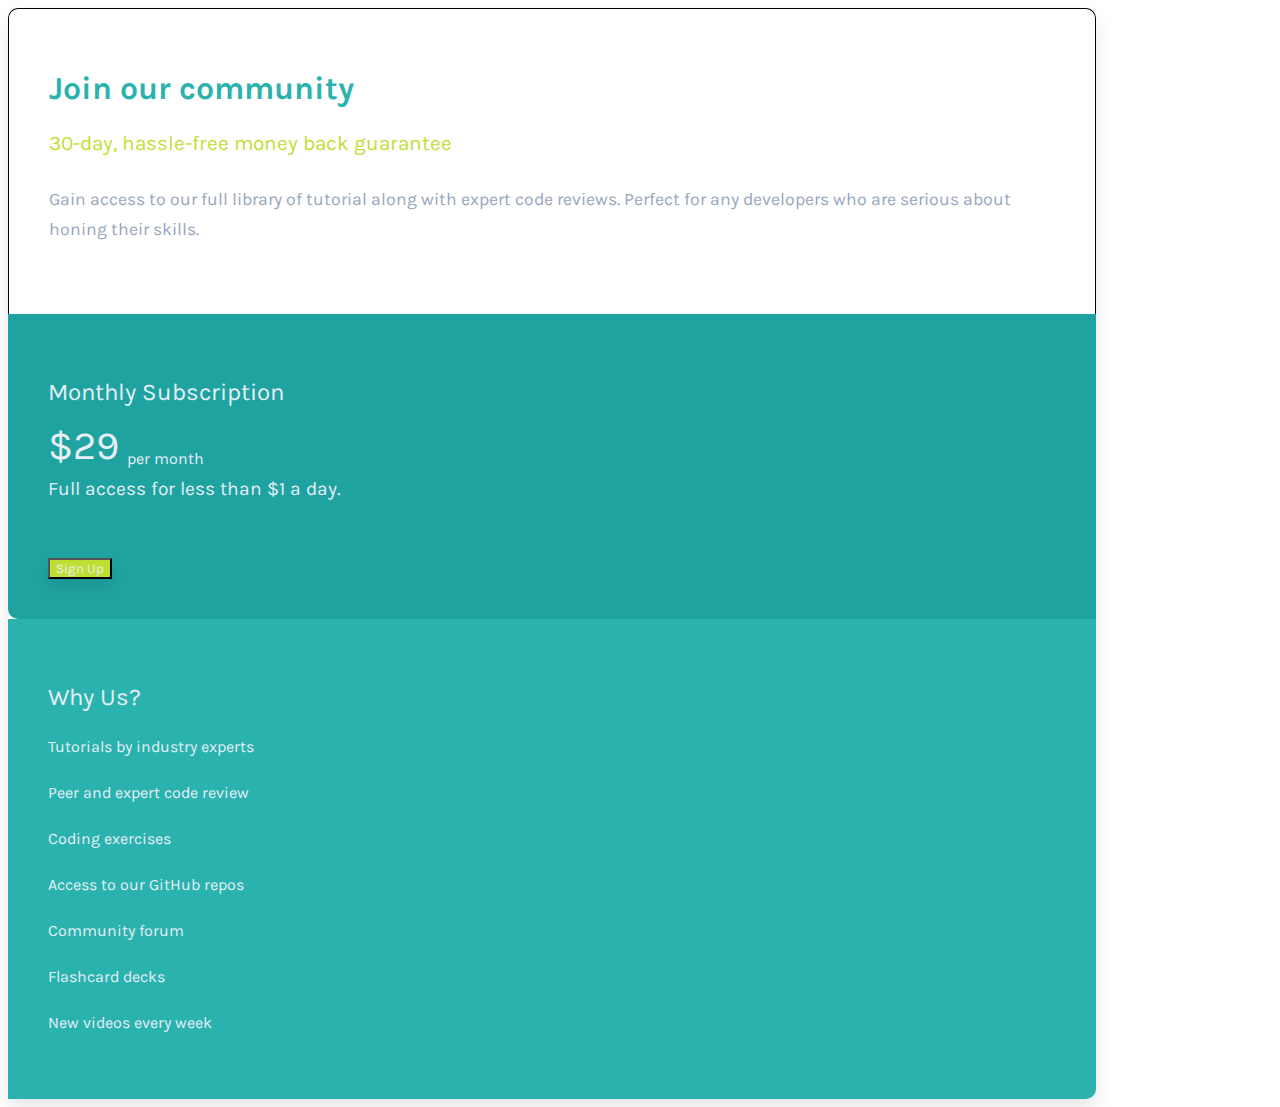
<file: Day-1/index.html>
<!DOCTYPE html>
<html lang="en">
<head>
	<meta charset="UTF-8">
	<meta name="viewport" content="width=device-width, initial-scale=1">
	<title>Challenge-1</title>

	<!-- Bootstrap -->
	<link href="https://cdn.jsdelivr.net/npm/bootstrap@5.0.1/dist/css/bootstrap.min.css" rel="stylesheet" integrity="sha384-+0n0xVW2eSR5OomGNYDnhzAbDsOXxcvSN1TPprVMTNDbiYZCxYbOOl7+AMvyTG2x" crossorigin="anonymous">

	<!-- Boostrap Scripts -->
	<script src="https://cdn.jsdelivr.net/npm/bootstrap@5.0.1/dist/js/bootstrap.bundle.min.js" integrity="sha384-gtEjrD/SeCtmISkJkNUaaKMoLD0//ElJ19smozuHV6z3Iehds+3Ulb9Bn9Plx0x4" crossorigin="anonymous"></script>

	<!-- Google Fonts -->
	<link rel="preconnect" href="https://fonts.gstatic.com">
	<link href="https://fonts.googleapis.com/css2?family=Karla:wght@400;700&display=swap" rel="stylesheet">

	<!-- CSS -->
	<link rel="stylesheet" href="css/styles.css">

</head>
<body>
	<div class="flex-container">
		<div class="container">
			<div class="row">
				<div class="col-12 mid">
					<h1 class="main-heading">Join our community</h1>
					<h3 class="sub-heading">30-day, hassle-free money back guarantee</h3>
					<h5 class="mid-para">Gain access to our full library of tutorial along with expert code reviews. Perfect for any developers who are serious about honing their skills.</h5>
				</div>
			</div>
			<div class="row">
				<div class="col-md-6 left">
					<h3 class="left-main-heading">Monthly Subscription</h3>
					<div class="flex-box-small">
						<span class="price">$29</span>
						<h5 class="pricing">per month</h5>
					</div>
					<h4 class="left-sub-heading">Full access for less than $1 a day.</h4>
					<button class="btn btn-dark-green btn-lg col-12" type="button">Sign Up</button>
				</div>
				<div class="col-md-6 right">
					<h3 class="right-main-heading">Why Us?</h3>
					<h5 class="right-sub-heading">Tutorials by industry experts</h5>
					<h5 class="right-sub-heading">Peer and expert code review</h5>
					<h5 class="right-sub-heading">Coding exercises</h5>
					<h5 class="right-sub-heading">Access to our GitHub repos</h5>
					<h5 class="right-sub-heading">Community forum</h5>
					<h5 class="right-sub-heading">Flashcard decks</h5>
					<h5 class="right-sub-heading">New videos every week</h5>
				</div>
			</div>
		</div>
	</div>
</body>
</html>
</file>
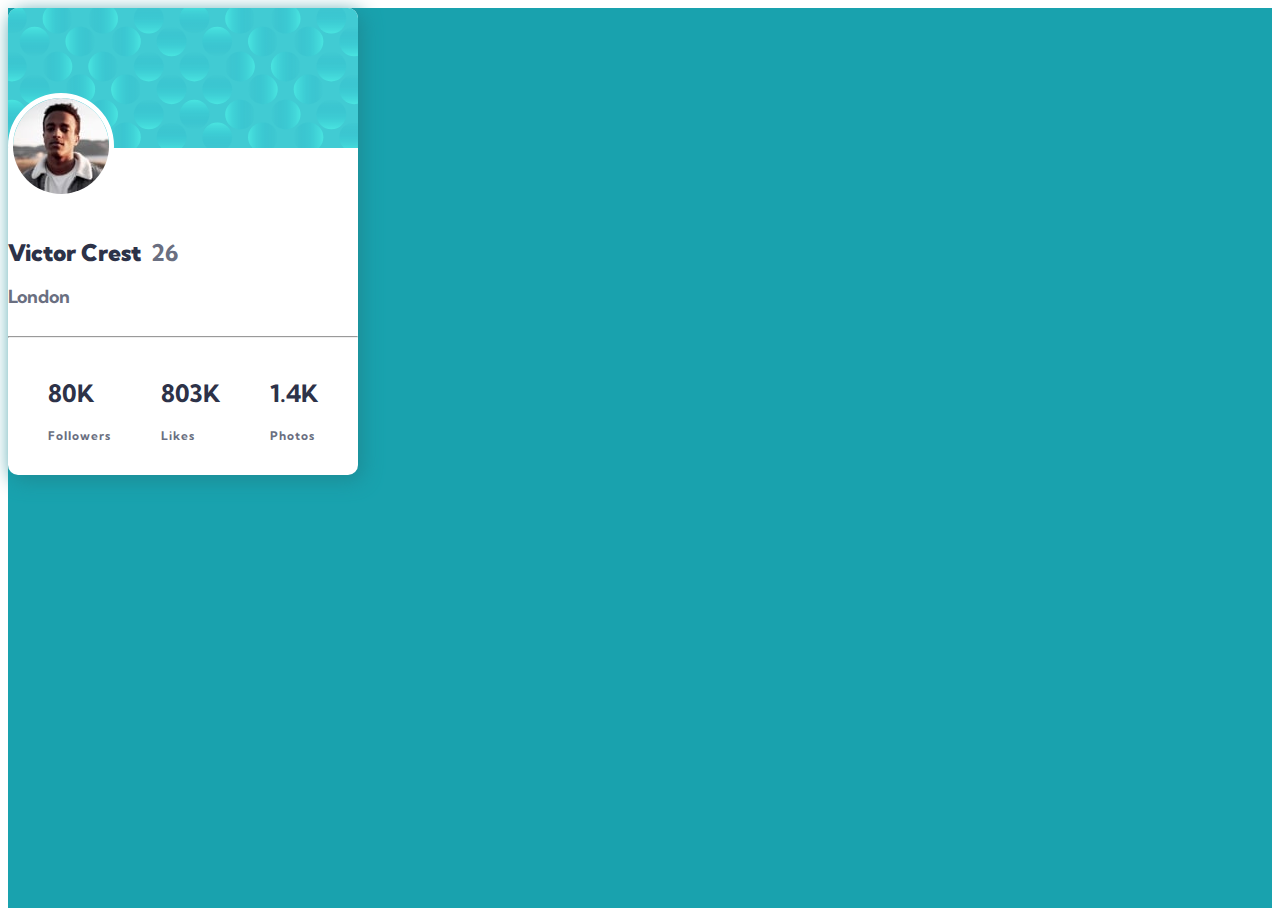
<file: Day-2/index.html>
<!DOCTYPE html>
<html lang="en">
<head>
	<meta charset="UTF-8">
	<meta name="viewport" content="width=device-width, initial-scale=1">

	<title>Challenge-2</title>

	<!-- Bootstrap -->
	<link href="https://cdn.jsdelivr.net/npm/bootstrap@5.0.1/dist/css/bootstrap.min.css" rel="stylesheet" integrity="sha384-+0n0xVW2eSR5OomGNYDnhzAbDsOXxcvSN1TPprVMTNDbiYZCxYbOOl7+AMvyTG2x" crossorigin="anonymous">

	<!-- Bootstrap Scripts -->
	<script src="https://cdn.jsdelivr.net/npm/bootstrap@5.0.1/dist/js/bootstrap.bundle.min.js" integrity="sha384-gtEjrD/SeCtmISkJkNUaaKMoLD0//ElJ19smozuHV6z3Iehds+3Ulb9Bn9Plx0x4" crossorigin="anonymous"></script>

	<!-- Google Fonts -->
	<link rel="preconnect" href="https://fonts.gstatic.com">
	<link href="https://fonts.googleapis.com/css2?family=Kumbh+Sans:wght@400;700&display=swap" rel="stylesheet">

	<!-- CSS -->
	<link rel="stylesheet" href="css/styles.css">

</head>
<body>


	<div class="container-fluid d-flex align-items-center">
		<div class="container text-center">
			<svg class="gradient-svg" width="350" height="140" xmlns="http://www.w3.org/2000/svg" xmlns:xlink="http://www.w3.org/1999/xlink"><defs><linearGradient x1="50%" y1=".779%" x2="50%" y2="100%" id="c"><stop stop-color="#0989B4" stop-opacity="0" offset="0%"/><stop stop-color="#53FFEE" offset="99.94%"/></linearGradient><linearGradient x1="50%" y1=".779%" x2="50%" y2="100%" id="d"><stop stop-color="#0989B4" stop-opacity="0" offset="0%"/><stop stop-color="#53FFEE" offset="99.94%"/></linearGradient><path id="a" d="M0 0h350v140H0z"/></defs><g fill="none" fill-rule="evenodd"><mask id="b" fill="#fff"><use xlink:href="#a"/></mask><use fill="#41CBD3" xlink:href="#a"/><g mask="url(#b)" opacity=".5"><g transform="translate(-11 -4)"><ellipse fill="url(#c)" transform="rotate(90 60.479 14.8)" cx="60.479" cy="14.8" rx="14.8" ry="14.834"/><ellipse fill="url(#d)" transform="rotate(180 14.834 14.8)" cx="14.834" cy="14.8" rx="14.834" ry="14.8"/><ellipse fill="url(#d)" cx="151.767" cy="14.8" rx="14.834" ry="14.8"/><ellipse fill="url(#c)" transform="rotate(-90 106.123 14.8)" cx="106.123" cy="14.8" rx="14.8" ry="14.834"/><ellipse fill="url(#c)" transform="rotate(90 243.055 14.8)" cx="243.055" cy="14.8" rx="14.8" ry="14.834"/><ellipse fill="url(#d)" transform="rotate(180 197.411 14.8)" cx="197.411" cy="14.8" rx="14.834" ry="14.8"/><ellipse fill="url(#d)" cx="334.344" cy="14.8" rx="14.834" ry="14.8"/><ellipse fill="url(#c)" transform="rotate(-90 288.7 14.8)" cx="288.699" cy="14.8" rx="14.8" ry="14.834"/></g><g transform="translate(-11 91.63)"><ellipse fill="url(#c)" transform="rotate(90 60.479 14.8)" cx="60.479" cy="14.8" rx="14.8" ry="14.834"/><ellipse fill="url(#d)" transform="rotate(180 14.834 14.8)" cx="14.834" cy="14.8" rx="14.834" ry="14.8"/><ellipse fill="url(#d)" cx="151.767" cy="14.8" rx="14.834" ry="14.8"/><ellipse fill="url(#c)" transform="rotate(-90 106.123 14.8)" cx="106.123" cy="14.8" rx="14.8" ry="14.834"/><ellipse fill="url(#c)" transform="rotate(90 243.055 14.8)" cx="243.055" cy="14.8" rx="14.8" ry="14.834"/><ellipse fill="url(#d)" transform="rotate(180 197.411 14.8)" cx="197.411" cy="14.8" rx="14.834" ry="14.8"/><ellipse fill="url(#d)" cx="334.344" cy="14.8" rx="14.834" ry="14.8"/><ellipse fill="url(#c)" transform="rotate(-90 288.7 14.8)" cx="288.699" cy="14.8" rx="14.8" ry="14.834"/></g><g transform="translate(-11 43.815)"><ellipse fill="url(#c)" transform="rotate(-90 60.479 14.8)" cx="60.479" cy="14.8" rx="14.8" ry="14.834"/><ellipse fill="url(#d)" cx="14.834" cy="14.8" rx="14.834" ry="14.8"/><ellipse fill="url(#d)" cx="151.767" cy="14.8" rx="14.834" ry="14.8"/><ellipse fill="url(#c)" transform="rotate(90 106.123 14.8)" cx="106.123" cy="14.8" rx="14.8" ry="14.834"/><ellipse fill="url(#c)" transform="rotate(-90 243.055 14.8)" cx="243.055" cy="14.8" rx="14.8" ry="14.834"/><ellipse fill="url(#d)" cx="197.411" cy="14.8" rx="14.834" ry="14.8"/><ellipse fill="url(#d)" cx="334.344" cy="14.8" rx="14.834" ry="14.8"/><ellipse fill="url(#c)" transform="rotate(90 288.7 14.8)" cx="288.699" cy="14.8" rx="14.8" ry="14.834"/></g><g transform="translate(11.822 18.77)"><ellipse fill="url(#c)" transform="rotate(90 60.479 14.8)" cx="60.479" cy="14.8" rx="14.8" ry="14.834"/><ellipse fill="url(#d)" transform="rotate(180 14.834 14.8)" cx="14.834" cy="14.8" rx="14.834" ry="14.8"/><ellipse fill="url(#d)" cx="151.767" cy="14.8" rx="14.834" ry="14.8"/><ellipse fill="url(#c)" transform="rotate(-90 106.123 14.8)" cx="106.123" cy="14.8" rx="14.8" ry="14.834"/><ellipse fill="url(#c)" transform="rotate(90 243.055 14.8)" cx="243.055" cy="14.8" rx="14.8" ry="14.834"/><ellipse fill="url(#d)" transform="rotate(180 197.411 14.8)" cx="197.411" cy="14.8" rx="14.834" ry="14.8"/><ellipse fill="url(#d)" cx="334.344" cy="14.8" rx="14.834" ry="14.8"/><ellipse fill="url(#c)" transform="rotate(-90 288.7 14.8)" cx="288.699" cy="14.8" rx="14.8" ry="14.834"/></g><g transform="translate(11.822 114.4)"><ellipse fill="url(#c)" transform="rotate(90 60.479 14.8)" cx="60.479" cy="14.8" rx="14.8" ry="14.834"/><ellipse fill="url(#d)" transform="rotate(180 14.834 14.8)" cx="14.834" cy="14.8" rx="14.834" ry="14.8"/><ellipse fill="url(#d)" cx="151.767" cy="14.8" rx="14.834" ry="14.8"/><ellipse fill="url(#c)" transform="rotate(-90 106.123 14.8)" cx="106.123" cy="14.8" rx="14.8" ry="14.834"/><ellipse fill="url(#c)" transform="rotate(90 243.055 14.8)" cx="243.055" cy="14.8" rx="14.8" ry="14.834"/><ellipse fill="url(#d)" transform="rotate(180 197.411 14.8)" cx="197.411" cy="14.8" rx="14.834" ry="14.8"/><ellipse fill="url(#d)" cx="334.344" cy="14.8" rx="14.834" ry="14.8"/><ellipse fill="url(#c)" transform="rotate(-90 288.7 14.8)" cx="288.699" cy="14.8" rx="14.8" ry="14.834"/></g><g transform="translate(11.822 66.585)"><ellipse fill="url(#c)" transform="rotate(-90 60.479 14.8)" cx="60.479" cy="14.8" rx="14.8" ry="14.834"/><ellipse fill="url(#d)" cx="14.834" cy="14.8" rx="14.834" ry="14.8"/><ellipse fill="url(#d)" cx="151.767" cy="14.8" rx="14.834" ry="14.8"/><ellipse fill="url(#c)" transform="rotate(90 106.123 14.8)" cx="106.123" cy="14.8" rx="14.8" ry="14.834"/><ellipse fill="url(#c)" transform="rotate(-90 243.055 14.8)" cx="243.055" cy="14.8" rx="14.8" ry="14.834"/><ellipse fill="url(#d)" cx="197.411" cy="14.8" rx="14.834" ry="14.8"/><ellipse fill="url(#d)" cx="334.344" cy="14.8" rx="14.834" ry="14.8"/><ellipse fill="url(#c)" transform="rotate(90 288.7 14.8)" cx="288.699" cy="14.8" rx="14.8" ry="14.834"/></g></g></g></svg>
			<img class="profile" src="images/image-victor.jpg" alt="profile-img">
			<h1><strong>Victor Crest</strong><span class="age">26</span></h1>
			<h3>London</h3>
			<hr>
			<div class="flex-box-container text-center">
				<div class="flex-item">
					<h2>80K</h2>
					<h5>Followers</h5>
				</div>
				<div class="flex-item">
					<h2>803K</h2>
					<h5>Likes</h5>
				</div>
				<div class="flex-item">
					<h2>1.4K</h2>
					<h5>Photos</h5>
				</div>
			</div>
		</div>
	</div>
	
</body>
</html>
</file>
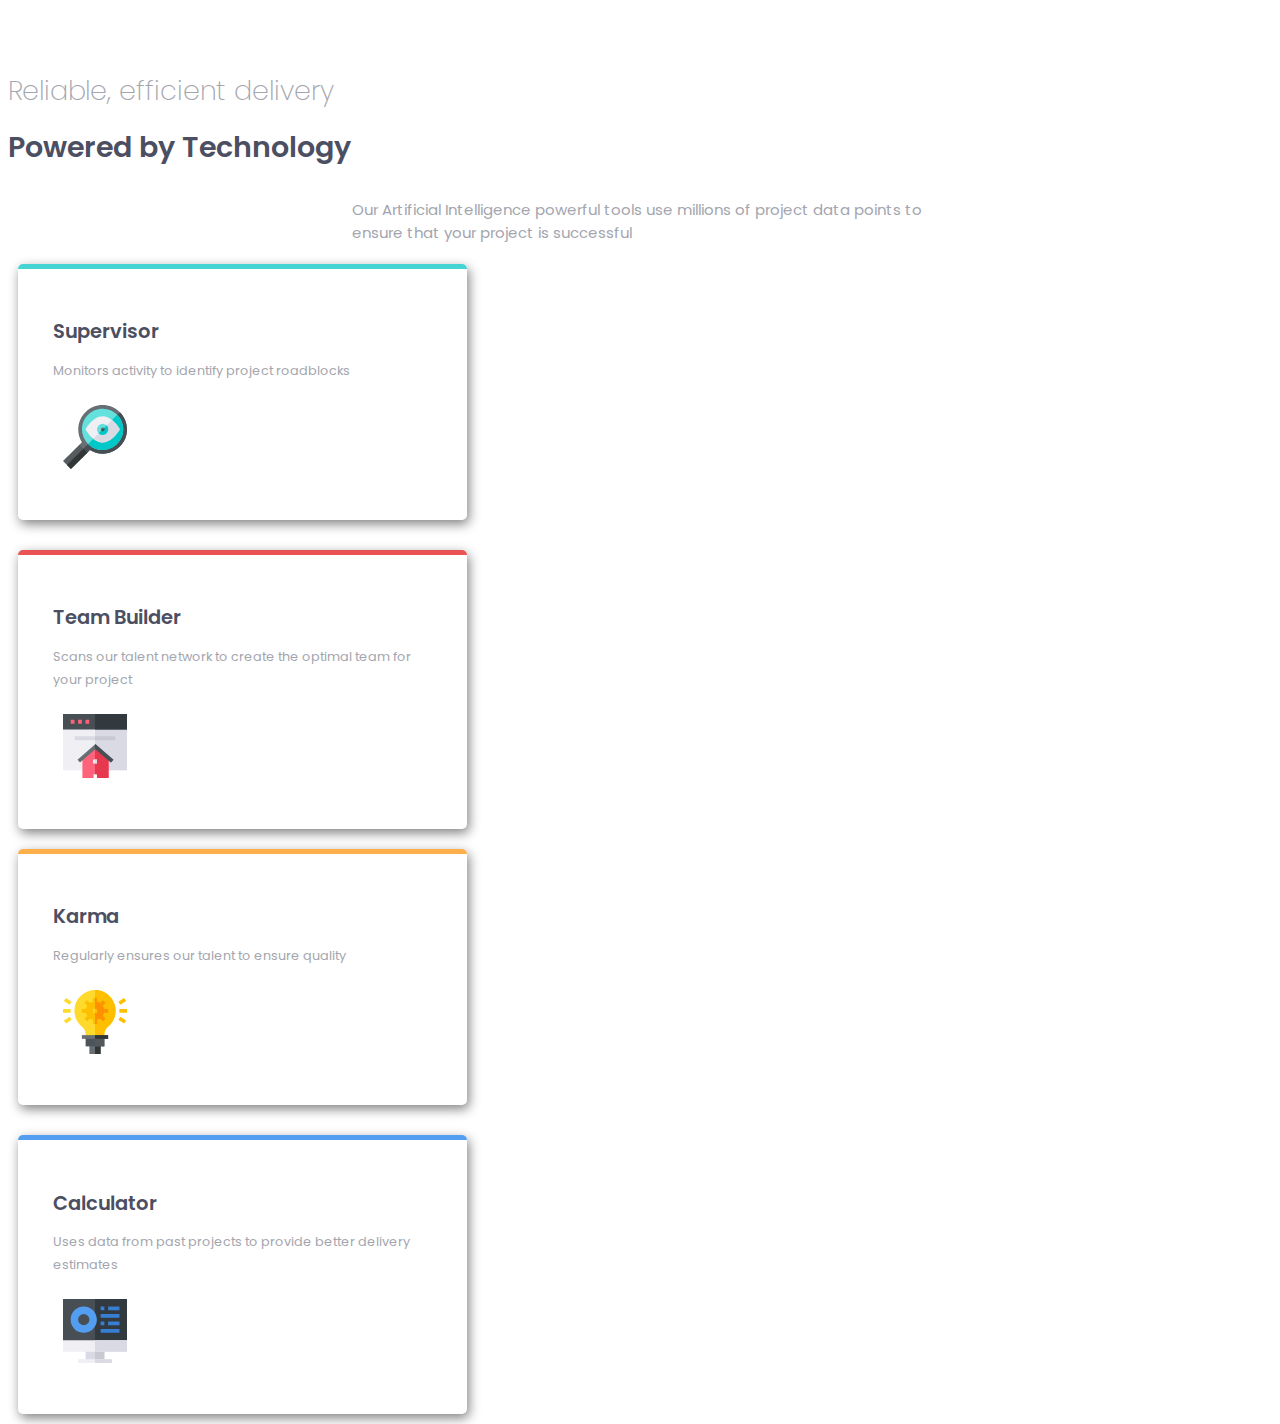
<file: Day-3/index.html>
<!DOCTYPE html>
<html lang="en">
<head>
	<meta charset="UTF-8">
	<meta name="viewport" content="width=device-width, initial-scale=1">
	<title>Challenge-3</title>

	<!-- Bootstrap -->
	<link href="https://cdn.jsdelivr.net/npm/bootstrap@5.0.1/dist/css/bootstrap.min.css" rel="stylesheet" integrity="sha384-+0n0xVW2eSR5OomGNYDnhzAbDsOXxcvSN1TPprVMTNDbiYZCxYbOOl7+AMvyTG2x" crossorigin="anonymous">

	<!-- Boostrap Scripts -->
	<script src="https://cdn.jsdelivr.net/npm/bootstrap@5.0.1/dist/js/bootstrap.bundle.min.js" integrity="sha384-gtEjrD/SeCtmISkJkNUaaKMoLD0//ElJ19smozuHV6z3Iehds+3Ulb9Bn9Plx0x4" crossorigin="anonymous"></script>

	<!-- Google Fonts -->
	<link rel="preconnect" href="https://fonts.gstatic.com">
	<link href="https://fonts.googleapis.com/css2?family=Poppins:wght@200;400;600&display=swap" rel="stylesheet">

	<!-- CSS -->
	<link rel="stylesheet" href="css/styles.css">

</head>
<body>

	<div class="container-fluid">
		<div class="row">
			<div class="col text-center">
				<h1 class="sub-heading">Reliable, efficient delivery</h1>
				<h1 class="main-heading">Powered by Technology</h1>
				<p class="desc">Our Artificial Intelligence powerful tools use millions of project data points to ensure that your project is successful</p>
			</div>
		</div>
		<div class="row justify-content-center">
			<div class="col-lg-4 align-self-center card-box bdr-cyan">
				<h1 class="card-heading">Supervisor</h1>
				<p class="card-desc">Monitors activity to identify project roadblocks</p>
				<div class="img-flex d-flex justify-content-end">
					<svg class="svg-img" xmlns="http://www.w3.org/2000/svg" width="64" height="64"><g fill="none"><path fill="#676E74" d="M56.842 7.158c-9.526-9.563-24.902-9.525-34.428 0-8.025 8.026-9.45 20.44-3.525 30.003l-2.513 2.55-1.356 6.144 4.214 4.214 5.093-2.408 2.512-2.55a24.254 24.254 0 0030.003-3.525c9.563-9.526 9.525-24.902 0-34.428z"/><path fill="#474F54" d="M24.327 47.661l2.512-2.55a24.254 24.254 0 0030.003-3.525c9.563-9.526 9.525-24.902 0-34.428l-40.26 40.26 2.652 2.651 5.093-2.408z"/><path fill="#64E1DC" d="M54.213 9.787a20.56 20.56 0 00-14.585-6.041C28.236 3.746 19 12.98 19 24.372a20.564 20.564 0 006.041 14.586 20.564 20.564 0 0014.586 6.04c11.392 0 20.626-9.234 20.626-20.626a20.56 20.56 0 00-6.041-14.585z"/><path fill="#00C8C8" d="M60.254 24.372a20.56 20.56 0 00-6.041-14.585l-29.17 29.17A20.564 20.564 0 0039.627 45c11.392 0 20.626-9.235 20.626-20.627z"/><path fill="#EFEFF4" d="M56.239 23.41c-.184-.307-2.98-4.914-7.281-8.368-2.63-2.113-5.822-3.796-9.33-3.796-9.242 0-16.314 11.669-16.61 12.165l-.576.961.575.961c.184.309 2.98 4.916 7.28 8.37 2.631 2.112 5.823 3.795 9.33 3.795 9.243 0 16.315-11.668 16.612-12.165l.574-.96-.574-.962z"/><path fill="#DADAE5" d="M56.239 25.333l.574-.96-.574-.962c-.184-.308-2.98-4.915-7.281-8.369l-18.66 18.66c2.63 2.113 5.822 3.796 9.33 3.796 9.242 0 16.314-11.668 16.61-12.165z"/><path fill="#64E1DC" d="M43.604 20.396a5.607 5.607 0 00-3.976-1.65 5.632 5.632 0 00-5.626 5.626c0 1.551.631 2.958 1.65 3.976a5.609 5.609 0 003.976 1.65 5.632 5.632 0 005.625-5.626c0-1.55-.63-2.957-1.649-3.976z"/><path fill="#00C8C8" d="M45.253 24.372c0-1.55-.63-2.957-1.649-3.976l-7.952 7.952a5.608 5.608 0 003.976 1.65 5.632 5.632 0 005.625-5.626z"/><path fill="#676E74" d="M40.954 23.046a1.876 1.876 0 10-1.326 3.2 1.876 1.876 0 001.326-3.2z"/><path fill="#474F54" d="M41.503 24.372c0-.517-.21-.986-.55-1.326l-2.65 2.652a1.876 1.876 0 003.2-1.326z"/><path fill="#575C60" d="M20.333 43.667l-3.957-3.957L0 56.049l3.975 3.976L7.951 64l16.376-16.339z"/><path fill="#333637" d="M24.327 47.661l-3.994-3.994L3.975 60.025 7.951 64z"/></g></svg>
				</div>
			</div>
			<div class="col-lg-4 card-box-no-pad">
				<div class="d-flex flex-container">
					<div class="card-box-nest bdr-red">
						<h1 class="card-heading">Team Builder</h1>
						<p class="card-desc">Scans our talent network to create the optimal team for your project</p>
						<div class="img-flex d-flex justify-content-end">
							<svg class="svg-img" xmlns="http://www.w3.org/2000/svg" width="64" height="64"><g fill="none"><path fill="#EFEFF4" d="M64 14.454v41.788H0V14.454l3.75-3.787h56.5z"/><path fill="#DADAE5" d="M64 14.454v41.788H32V10.667h28.25z"/><path fill="#474F54" d="M0 0h64v15.515H0z"/><path fill="#32393F" d="M32 0h32v15.515H32z"/><g fill="#FF637B"><path d="M7.758 5.818h3.685v3.879H7.758zM15.128 5.818h3.685v3.879h-3.685zM22.497 5.818h3.685v3.879h-3.685z"/></g><path fill="#FF637B" d="M45.576 42.245V64H34.355v-3.71h-3.74V64H19.394V42.245l11.37-9.275h3.105z"/><path fill="#DADAE5" d="M11.636 22.303h41.697v3.879H11.636z"/><path fill="#C9C9D3" d="M32 22.303h20.364v3.879H32z"/><path fill="#E63950" d="M45.576 42.245V64H33.939v-3.71H32V32.97h1.435z"/><path fill="#EFEFF4" d="M30.061 45.576h3.878v3.879h-3.878z"/><path fill="#DADAE5" d="M32 45.576h1.939v3.879H32z"/><path fill="#676E74" d="M50.424 45.779l-2.452 2.706-15.487-13.526-15.488 13.526-2.452-2.706 17.94-15.718z"/><path fill="#474F54" d="M32 30.061l18.424 15.718-2.518 2.706L32 34.959z"/></g></svg>
						</div>
					</div>
					<div class="card-box-nest bdr-orange">
						<h1 class="card-heading">Karma</h1>
						<p class="card-desc">Regularly ensures our talent to ensure quality</p>
						<div class="img-flex d-flex justify-content-end">
							<svg class="svg-img" xmlns="http://www.w3.org/2000/svg" width="64" height="64"><g fill="none"><path fill="#676E74" d="M26.375 52.625h11.25V64h-11.25z"/><path fill="#333637" d="M32 52.625h5.625V64H32z"/><path fill="#4C545A" d="M22.625 47h18.75v9.375h-18.75z"/><path fill="#52585C" d="M32 47h9.375v9.375H32z"/><path fill="#FFDA2D" d="M45.012 36.725c-2.325 1.913-3.637 4.612-3.637 7.425V47h-18.75v-2.85c0-2.85-1.238-5.512-3.3-7.125-5.062-3.938-7.95-9.862-7.95-16.275a20.585 20.585 0 017.613-16.013C22.7 1.737 27.238 0 32 0c1.462 0 2.962.15 4.425.45 8.1 1.688 14.475 8.45 15.9 16.663 1.275 7.5-1.425 14.85-7.313 19.612z"/><path fill="#FDBF00" d="M45.012 36.725c-2.325 1.913-3.637 4.612-3.637 7.425V47H32V0c1.462 0 2.962.15 4.425.45 8.1 1.688 14.475 8.45 15.9 16.663 1.275 7.5-1.425 14.85-7.313 19.612z"/><path fill="#676E74" d="M18.875 45.125h26.25v3.75h-26.25z"/><path fill="#FF9100" d="M39.956 10.143l2.651 2.651-3.979 3.978-2.651-2.651z"/><path fill="#FDBF00" d="M25.372 24.727l2.651 2.651-3.979 3.979-2.651-2.651zM30.125 28.25h3.75v5.625h-3.75z"/><path fill="#FF9100" d="M38.628 24.727l3.979 3.979-2.651 2.651-3.979-3.979zM39.5 18.875h5.625v3.75H39.5z"/><path fill="#FDBF00" d="M24.044 10.143l3.979 3.979-2.651 2.65-3.979-3.978zM18.875 18.875H24.5v3.75h-5.625zM30.125 7.625h3.75v5.625h-3.75z"/><g fill="#FFDA2D"><path d="M0 18.875h7.625v3.75H0zM6.585 14.81l-5.75-3.75 2.08-3.12 5.75 3.75zM2.915 33.56l-2.08-3.12 5.75-3.75 2.08 3.12z"/></g><path fill="#FDBF00" d="M56.375 18.875H64v3.75h-7.625zM61.085 33.56l-5.75-3.75 2.08-3.12 5.75 3.75zM57.415 14.81l-2.08-3.12 5.75-3.75 2.08 3.12z"/><path fill="#FF9100" d="M32 7.625h1.875v5.625H32zM32 28.25h1.875v5.625H32z"/><path fill="#333637" d="M32 45.125h13.125v3.75H32z"/><path fill="#FDBF00" d="M32 11.375c-5.175 0-9.375 4.2-9.375 9.375s4.2 9.375 9.375 9.375 9.375-4.2 9.375-9.375-4.2-9.375-9.375-9.375z"/><path fill="#FF9100" d="M32 30.125v-18.75c5.175 0 9.375 4.2 9.375 9.375s-4.2 9.375-9.375 9.375z"/><path fill="#FFDA2D" d="M30.125 18.875h3.75v3.75h-3.75z"/><path fill="#FDBF00" d="M32 18.875h1.875v3.75H32z"/></g></svg>
						</div>
					</div>
				</div>
			</div>
			<div class="col-lg-4 align-self-center card-box card-btm bdr-blue">
				<h1 class="card-heading">Calculator</h1>
				<p class="card-desc">Uses data from past projects to provide better delivery estimates</p>
				<div class="img-flex d-flex justify-content-end">
					<svg class="svg-img" xmlns="http://www.w3.org/2000/svg" width="64" height="64"><g fill="none"><path fill="#474F54" d="M64 0v41.25l-3.75 3.875H3.75L0 41.25V0z"/><path fill="#32393F" d="M64 0v41.25l-3.75 3.875H32V0z"/><path fill="#DADAE5" d="M22.625 50.875h18.75v11.25h-18.75z"/><path fill="#C9C9D3" d="M32 50.875h9.375v11.25H32z"/><path fill="#EFEFF4" d="M0 41.25h64v11.5H0z"/><path fill="#DADAE5" d="M32 41.25h32v11.5H32z"/><path fill="#EFEFF4" d="M15.125 60.25h33.75V64h-33.75z"/><path fill="#DADAE5" d="M32 60.25h16.875V64H32z"/><path fill="#549EF2" d="M20.75 7.5c-7.236 0-13.125 5.889-13.125 13.125S13.514 33.75 20.75 33.75s13.125-5.889 13.125-13.125S27.986 7.5 20.75 7.5zm0 18.75a5.631 5.631 0 01-5.625-5.625A5.631 5.631 0 0120.75 15a5.631 5.631 0 015.625 5.625 5.631 5.631 0 01-5.625 5.625z"/><g fill="#377FD2"><path d="M45.125 7.5H56.5v3.75H45.125zM37.625 7.5h3.75v3.75h-3.75zM45.125 22.5H56.5v3.75H45.125zM37.625 22.5h3.75v3.75h-3.75zM37.625 15H56.5v3.75H37.625zM37.625 30H56.5v3.75H37.625z"/></g></g></svg>
				</div>
			</div>
		</div>
	</div>
	
</body>
</html>
</file>
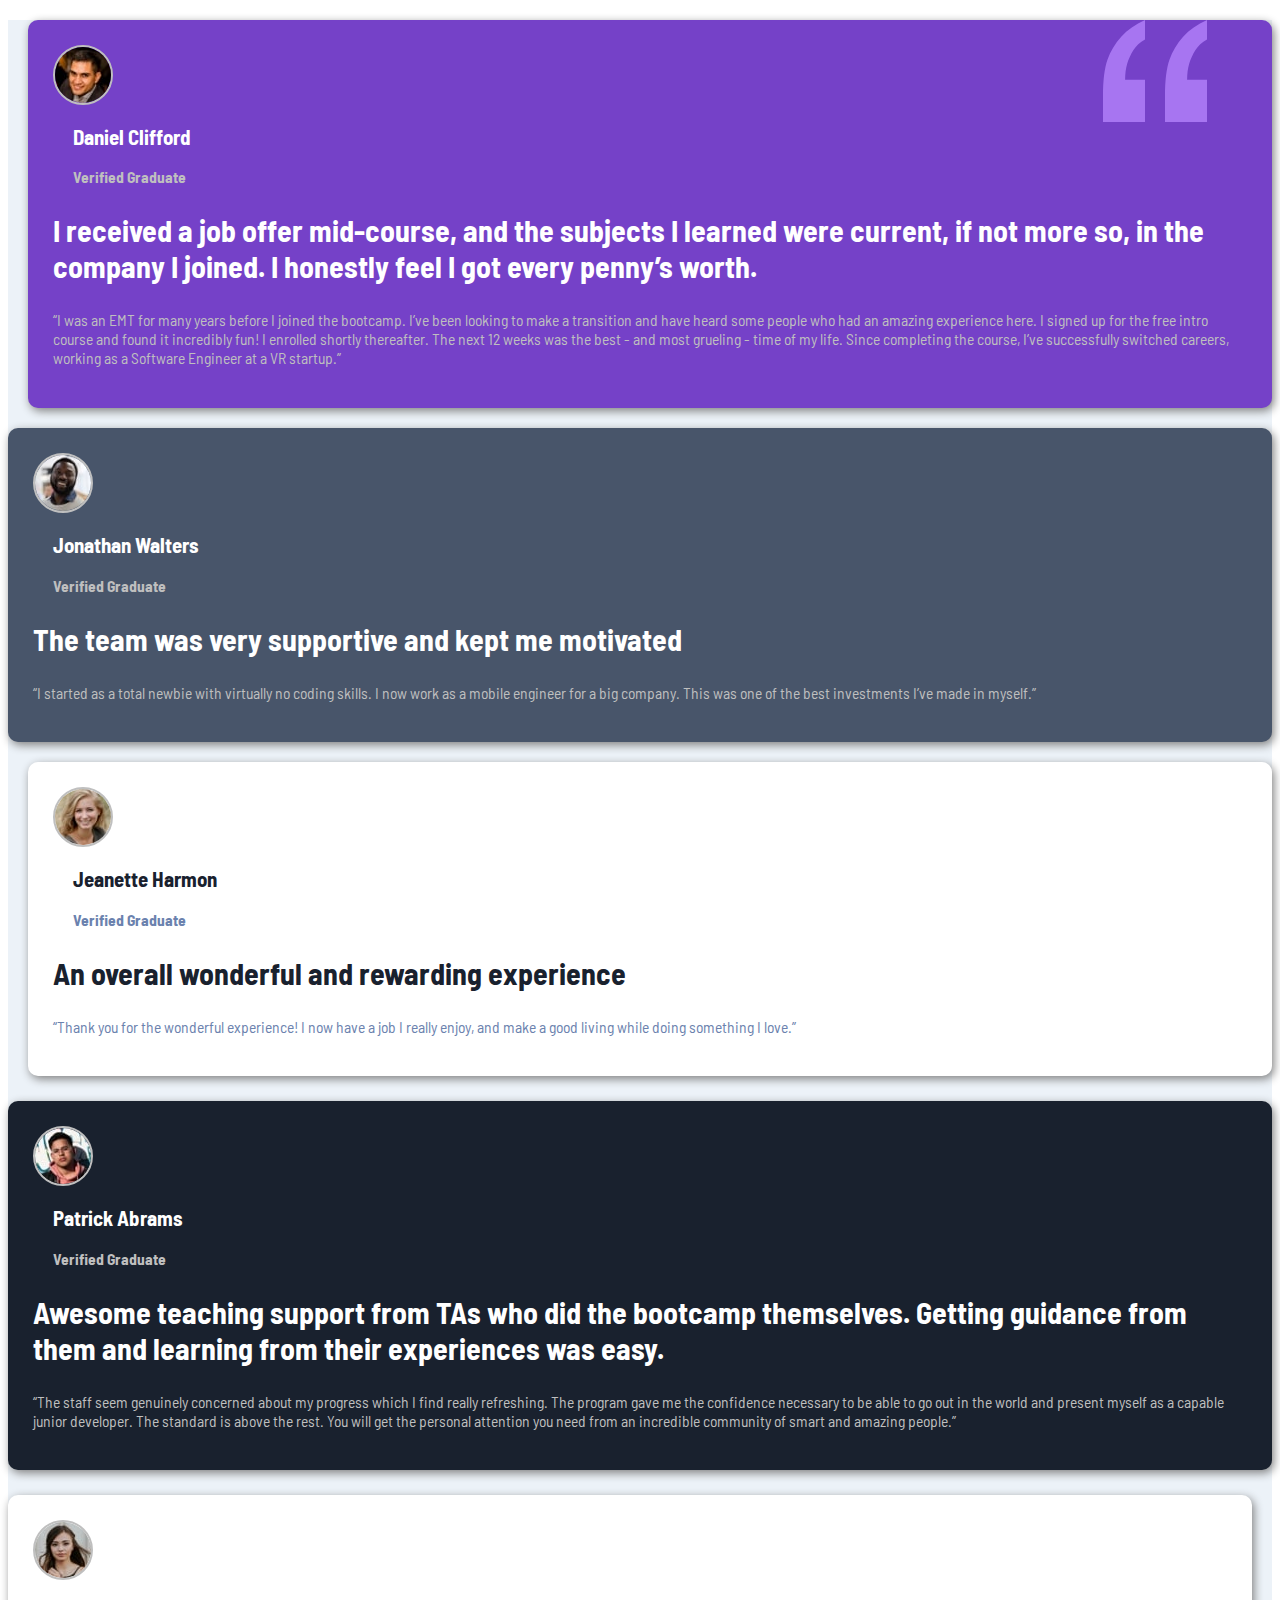
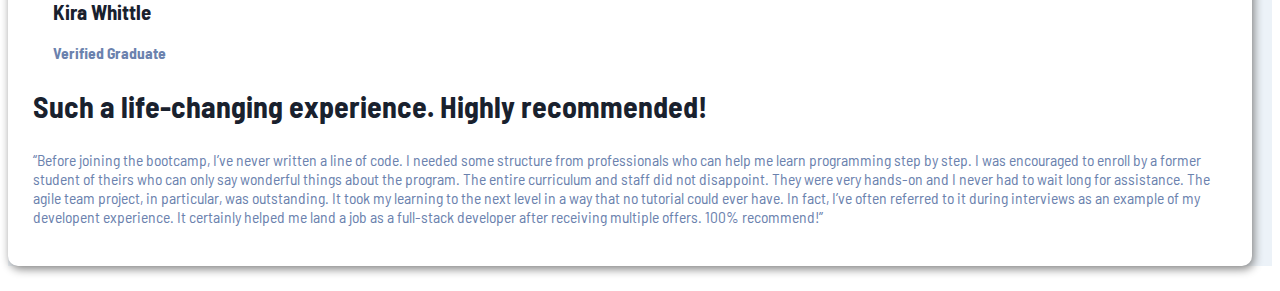
<file: Day-4/index.html>
<!DOCTYPE html>
<html lang="en">
<head>
	<meta charset="UTF-8">
	<meta name="viewport" content="width=device-width, initial-scale=1">
	<title>Challenge-4</title>

	<!-- Bootstrap -->
	<link href="https://cdn.jsdelivr.net/npm/bootstrap@5.0.1/dist/css/bootstrap.min.css" rel="stylesheet" integrity="sha384-+0n0xVW2eSR5OomGNYDnhzAbDsOXxcvSN1TPprVMTNDbiYZCxYbOOl7+AMvyTG2x" crossorigin="anonymous">

	<!-- Bootstrap Scripts -->
	<script src="https://cdn.jsdelivr.net/npm/bootstrap@5.0.1/dist/js/bootstrap.bundle.min.js" integrity="sha384-gtEjrD/SeCtmISkJkNUaaKMoLD0//ElJ19smozuHV6z3Iehds+3Ulb9Bn9Plx0x4" crossorigin="anonymous"></script>

	<!-- Google Fonts -->
	<link rel="preconnect" href="https://fonts.gstatic.com">
	<link href="https://fonts.googleapis.com/css2?family=Barlow+Semi+Condensed:wght@500;600&display=swap" rel="stylesheet">

	<!-- CSS -->
	<link rel="stylesheet" href="css/styles.css">

</head>
<body>
	<div class="container-fluid">
		<div class="row">
			<div class="col-lg-9">
				<div class="col-lg-12">
					<div class="row">
						<div class="col-lg-8 d-flex lt-grid bt-grid">
							<div class="col-lg-12 grid-cont violet-grid">
								<div class="d-flex image-block">
									<img class="profile-img" src="images/image-daniel.jpg" alt="image-daniel">
									<div class="profile-desc align-self-center">
									<h2 class="dark-bg-heading">Daniel Clifford</h2>
									<h3 class="dark-bg-para">Verified Graduate</h3>
									</div>
								</div>
								<svg class="svg-quotation" width="104" height="102" xmlns="http://www.w3.org/2000/svg"><path d="M104 102V59.727H84.114c0-5.871.689-11.182 2.068-15.933 1.379-4.75 3.42-9.287 6.125-13.61C95.01 25.86 98.909 22.257 104 19.375V0c-9.758 4.27-17.712 9.874-23.864 16.813-6.151 6.939-10.712 14.545-13.681 22.818C63.485 47.904 62 59.941 62 75.74V102h42zm-62 0V59.727H22.114c0-5.871.689-11.182 2.068-15.933 1.379-4.75 3.42-9.287 6.125-13.61C33.01 25.86 36.909 22.257 42 19.375V0c-9.652 4.27-17.58 9.874-23.784 16.813C12.01 23.752 7.424 31.358 4.455 39.631 1.485 47.904 0 59.941 0 75.74V102h42z" fill="#A775F1" fill-rule="nonzero"/></svg>
								<h1 class="dark-bg-heading"> I received a job offer mid-course, and the subjects I learned were current, if not more so, in the company I joined. I honestly feel I got every penny’s worth.</h1>
								<p class="dark-bg-para">  “I was an EMT for many years before I joined the bootcamp. I’ve been looking to make a transition and have heard some people who had an amazing experience here. I signed up for the free intro course and found it incredibly fun! I enrolled shortly thereafter. The next 12 weeks was the best - and most grueling - time of my life. Since completing the course, I’ve successfully switched careers, working as a Software Engineer at a VR startup.”</p>
							</div>
						</div>
						<div class="col-lg-4 d-flex bt-grid">
							<div class="col-lg-12 grid-cont dark-greyish-blue-grid">
								<div class="d-flex">
									<img class="profile-img" src="images/image-jonathan.jpg" alt="image-jonathan">
									<div class="profile-desc align-self-center">
									<h2 class="dark-bg-heading">Jonathan Walters</h2>
									<h3 class="dark-bg-para">Verified Graduate</h3>
									</div>
								</div>
								<h1 class="dark-bg-heading">The team was very supportive and kept me motivated</h1>
								<p class="dark-bg-para">“I started as a total newbie with virtually no coding skills. I now work as a mobile engineer for a big company. This was one of the best investments I’ve made in myself.”</p>
							</div>
						</div>
					</div>
					<div class="row">		
						<div class="col-lg-4 bt-grid-1 lt-grid d-flex bt-grid">
							<div class="col-lg-12 grid-cont white-grid">
								<div class="d-flex">
									<img class="profile-img" src="images/image-jeanette.jpg" alt="image-jeanette">
									<div class="profile-desc align-self-center">
									<h2 class="light-bg-heading">Jeanette Harmon</h2>
									<h3 class="light-bg-para">Verified Graduate</h3>
									</div>
								</div>
								<h1 class="light-bg-heading">An overall wonderful and rewarding experience</h1>
								<p class="light-bg-para">“Thank you for the wonderful experience! I now have a job I really enjoy, and make a good living while doing something I love.”</p>
							</div>
						</div>
						<div class="col-lg-8 bt-grid-1 d-flex bt-grid">
							<div class="col-lg-12 grid-cont dark-blackish-blue-grid">
								<div class="d-flex">
									<img class="profile-img" src="images/image-patrick.jpg" alt="image-patrick">
									<div class="profile-desc align-self-center">
									<h2 class="dark-bg-heading">Patrick Abrams</h2>
									<h3 class="dark-bg-para">Verified Graduate</h3>
									</div>
								</div>
								<h1 class="dark-bg-heading">Awesome teaching support from TAs who did the bootcamp themselves. Getting guidance from them and learning from their experiences was easy.</h1>
								<p class="dark-bg-para">“The staff seem genuinely concerned about my progress which I find really refreshing. The program gave me the confidence necessary to be able to go out in the world and present myself as a capable junior developer. The standard is above the rest. You will get the personal attention you need from an incredible community of smart and amazing people.”</p>
							</div>
						</div>
					</div>
				</div>
			</div>
			<div class="col-lg-3 d-flex bt-grid-1 rt-grid bt-grid">
				<div class="col-lg-12 grid-cont white-grid">
					<div class="d-flex">
						<img class="profile-img" src="images/image-kira.jpg" alt="image-kira">
						<div class="profile-desc align-self-center">
						<h2 class="light-bg-heading">Kira Whittle</h2>
						<h3 class="light-bg-para">Verified Graduate</h3>
						</div>
					</div>
					<h1 class="light-bg-heading"> Such a life-changing experience. Highly recommended!</h1>
					<p class="light-bg-para"> “Before joining the bootcamp, I’ve never written a line of code. I needed some structure from professionals who can help me learn programming step by step. I was encouraged to enroll by a former student of theirs who can only say wonderful things about the program. The entire curriculum and staff did not disappoint. They were very hands-on and I never had to wait long for assistance. The agile team project, in particular, was outstanding. It took my learning to the next level in a way that no tutorial could ever have. In fact, I’ve often referred to it during interviews as an example of my developent experience. It certainly helped me land a job as a full-stack developer after receiving multiple offers. 100% recommend!”</p>
				</div>
			</div>
		</div>
	</div>
</body>
</html>
</file>
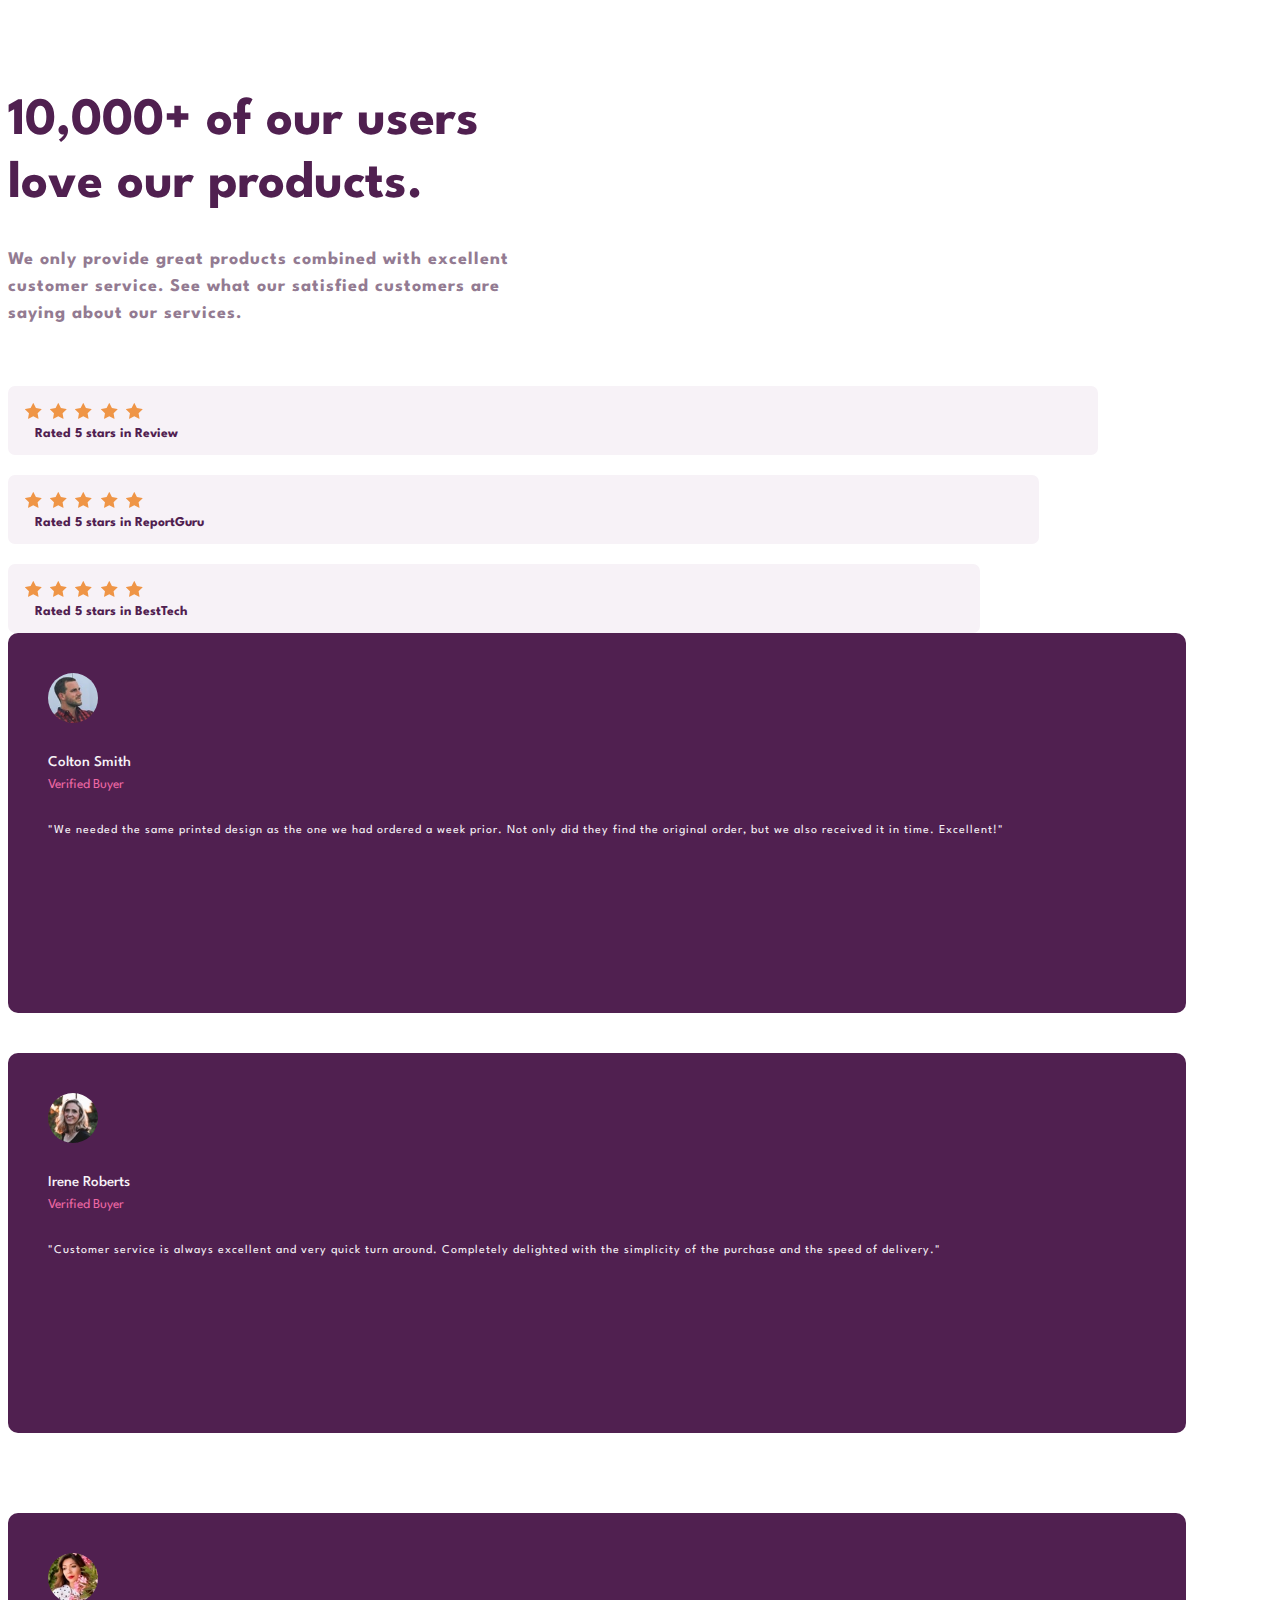
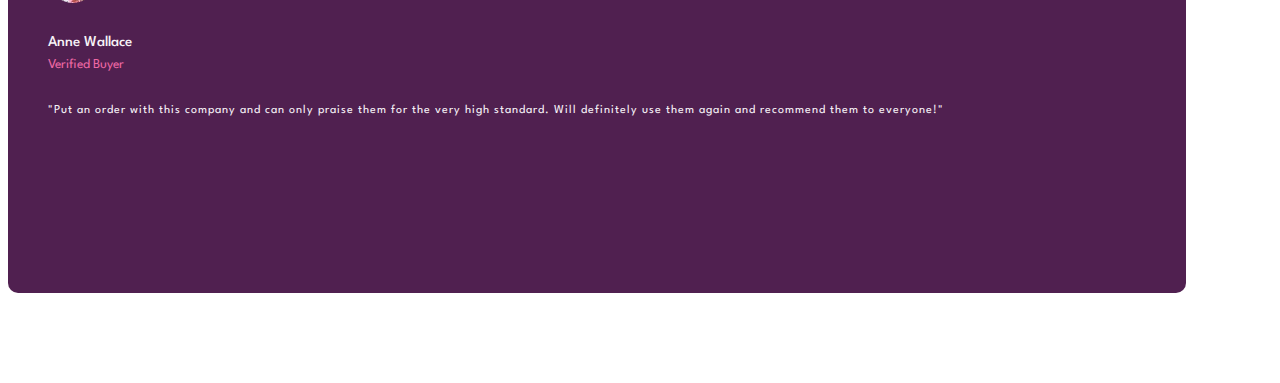
<file: Day-5/index.html>
<!DOCTYPE html>
<html lang="en">
<head>
	<meta charset="UTF-8">
	<meta name="viewport" content="width=device-width, initial-scale=1">
	<title>Challenge-5</title>

	<!-- Boostrap -->
	<link href="https://cdn.jsdelivr.net/npm/bootstrap@5.0.1/dist/css/bootstrap.min.css" rel="stylesheet" integrity="sha384-+0n0xVW2eSR5OomGNYDnhzAbDsOXxcvSN1TPprVMTNDbiYZCxYbOOl7+AMvyTG2x" crossorigin="anonymous">

	<!-- Bootstrap Scripts -->
	<script src="https://cdn.jsdelivr.net/npm/bootstrap@5.0.1/dist/js/bootstrap.bundle.min.js" integrity="sha384-gtEjrD/SeCtmISkJkNUaaKMoLD0//ElJ19smozuHV6z3Iehds+3Ulb9Bn9Plx0x4" crossorigin="anonymous"></script>

	<!-- Google Fonts -->
	<link rel="preconnect" href="https://fonts.gstatic.com">
	<link href="https://fonts.googleapis.com/css2?family=Spartan:wght@400;500;700&display=swap" rel="stylesheet">

	<!-- CSS -->
	<link rel="stylesheet" href="css/styles.css">

</head>
<body>
	<div class="container-fluid">
		<div class="row">
			<div class="col-lg-6 intro">
				<h1>10,000+ of our users love our products.</h1>
				<h4>We only provide great products combined with excellent customer service. See what our satisfied customers are saying about our services.</h4>
			</div>
			<div class="col-lg-6 d-flex ratings">
				<div class="star-rating d-flex start-star">
					<div class="stars d-flex">						
						<svg class="star-svg" width="17" height="16" xmlns="http://www.w3.org/2000/svg"><path d="M16.539 6.097a.297.297 0 00-.24-.202l-5.36-.779L8.542.26a.296.296 0 00-.53 0L5.613 5.117l-5.36.779a.297.297 0 00-.165.505l3.88 3.78-.917 5.34a.297.297 0 00.43.312l4.795-2.52 4.794 2.52a.296.296 0 00.43-.313l-.916-5.338L16.464 6.4c.08-.08.11-.197.075-.304z" fill="#EF9546" fill-rule="nonzero"/></svg>
						<svg class="star-svg" width="17" height="16" xmlns="http://www.w3.org/2000/svg"><path d="M16.539 6.097a.297.297 0 00-.24-.202l-5.36-.779L8.542.26a.296.296 0 00-.53 0L5.613 5.117l-5.36.779a.297.297 0 00-.165.505l3.88 3.78-.917 5.34a.297.297 0 00.43.312l4.795-2.52 4.794 2.52a.296.296 0 00.43-.313l-.916-5.338L16.464 6.4c.08-.08.11-.197.075-.304z" fill="#EF9546" fill-rule="nonzero"/></svg>
						<svg class="star-svg" width="17" height="16" xmlns="http://www.w3.org/2000/svg"><path d="M16.539 6.097a.297.297 0 00-.24-.202l-5.36-.779L8.542.26a.296.296 0 00-.53 0L5.613 5.117l-5.36.779a.297.297 0 00-.165.505l3.88 3.78-.917 5.34a.297.297 0 00.43.312l4.795-2.52 4.794 2.52a.296.296 0 00.43-.313l-.916-5.338L16.464 6.4c.08-.08.11-.197.075-.304z" fill="#EF9546" fill-rule="nonzero"/></svg>
						<svg class="star-svg" width="17" height="16" xmlns="http://www.w3.org/2000/svg"><path d="M16.539 6.097a.297.297 0 00-.24-.202l-5.36-.779L8.542.26a.296.296 0 00-.53 0L5.613 5.117l-5.36.779a.297.297 0 00-.165.505l3.88 3.78-.917 5.34a.297.297 0 00.43.312l4.795-2.52 4.794 2.52a.296.296 0 00.43-.313l-.916-5.338L16.464 6.4c.08-.08.11-.197.075-.304z" fill="#EF9546" fill-rule="nonzero"/></svg>
						<svg class="star-svg" width="17" height="16" xmlns="http://www.w3.org/2000/svg"><path d="M16.539 6.097a.297.297 0 00-.24-.202l-5.36-.779L8.542.26a.296.296 0 00-.53 0L5.613 5.117l-5.36.779a.297.297 0 00-.165.505l3.88 3.78-.917 5.34a.297.297 0 00.43.312l4.795-2.52 4.794 2.52a.296.296 0 00.43-.313l-.916-5.338L16.464 6.4c.08-.08.11-.197.075-.304z" fill="#EF9546" fill-rule="nonzero"/></svg>
					</div>
					<div class="d-flex">
						<h5>Rated 5 stars in Review</h5>
					</div>
				</div>
				<div class="star-rating mid-star d-flex">				
					<div class="stars d-flex">
						<svg class="star-svg" width="17" height="16" xmlns="http://www.w3.org/2000/svg"><path d="M16.539 6.097a.297.297 0 00-.24-.202l-5.36-.779L8.542.26a.296.296 0 00-.53 0L5.613 5.117l-5.36.779a.297.297 0 00-.165.505l3.88 3.78-.917 5.34a.297.297 0 00.43.312l4.795-2.52 4.794 2.52a.296.296 0 00.43-.313l-.916-5.338L16.464 6.4c.08-.08.11-.197.075-.304z" fill="#EF9546" fill-rule="nonzero"/></svg>
						<svg class="star-svg" width="17" height="16" xmlns="http://www.w3.org/2000/svg"><path d="M16.539 6.097a.297.297 0 00-.24-.202l-5.36-.779L8.542.26a.296.296 0 00-.53 0L5.613 5.117l-5.36.779a.297.297 0 00-.165.505l3.88 3.78-.917 5.34a.297.297 0 00.43.312l4.795-2.52 4.794 2.52a.296.296 0 00.43-.313l-.916-5.338L16.464 6.4c.08-.08.11-.197.075-.304z" fill="#EF9546" fill-rule="nonzero"/></svg>
						<svg class="star-svg" width="17" height="16" xmlns="http://www.w3.org/2000/svg"><path d="M16.539 6.097a.297.297 0 00-.24-.202l-5.36-.779L8.542.26a.296.296 0 00-.53 0L5.613 5.117l-5.36.779a.297.297 0 00-.165.505l3.88 3.78-.917 5.34a.297.297 0 00.43.312l4.795-2.52 4.794 2.52a.296.296 0 00.43-.313l-.916-5.338L16.464 6.4c.08-.08.11-.197.075-.304z" fill="#EF9546" fill-rule="nonzero"/></svg>
						<svg class="star-svg" width="17" height="16" xmlns="http://www.w3.org/2000/svg"><path d="M16.539 6.097a.297.297 0 00-.24-.202l-5.36-.779L8.542.26a.296.296 0 00-.53 0L5.613 5.117l-5.36.779a.297.297 0 00-.165.505l3.88 3.78-.917 5.34a.297.297 0 00.43.312l4.795-2.52 4.794 2.52a.296.296 0 00.43-.313l-.916-5.338L16.464 6.4c.08-.08.11-.197.075-.304z" fill="#EF9546" fill-rule="nonzero"/></svg>
						<svg class="star-svg" width="17" height="16" xmlns="http://www.w3.org/2000/svg"><path d="M16.539 6.097a.297.297 0 00-.24-.202l-5.36-.779L8.542.26a.296.296 0 00-.53 0L5.613 5.117l-5.36.779a.297.297 0 00-.165.505l3.88 3.78-.917 5.34a.297.297 0 00.43.312l4.795-2.52 4.794 2.52a.296.296 0 00.43-.313l-.916-5.338L16.464 6.4c.08-.08.11-.197.075-.304z" fill="#EF9546" fill-rule="nonzero"/></svg>
					</div>
					<div class="d-flex">
						<h5>Rated 5 stars in ReportGuru</h5>
					</div>
				</div>
				<div class="star-rating end-star d-flex">	
					<div class="stars d-flex">
						<svg class="star-svg" width="17" height="16" xmlns="http://www.w3.org/2000/svg"><path d="M16.539 6.097a.297.297 0 00-.24-.202l-5.36-.779L8.542.26a.296.296 0 00-.53 0L5.613 5.117l-5.36.779a.297.297 0 00-.165.505l3.88 3.78-.917 5.34a.297.297 0 00.43.312l4.795-2.52 4.794 2.52a.296.296 0 00.43-.313l-.916-5.338L16.464 6.4c.08-.08.11-.197.075-.304z" fill="#EF9546" fill-rule="nonzero"/></svg>
						<svg class="star-svg" width="17" height="16" xmlns="http://www.w3.org/2000/svg"><path d="M16.539 6.097a.297.297 0 00-.24-.202l-5.36-.779L8.542.26a.296.296 0 00-.53 0L5.613 5.117l-5.36.779a.297.297 0 00-.165.505l3.88 3.78-.917 5.34a.297.297 0 00.43.312l4.795-2.52 4.794 2.52a.296.296 0 00.43-.313l-.916-5.338L16.464 6.4c.08-.08.11-.197.075-.304z" fill="#EF9546" fill-rule="nonzero"/></svg>
						<svg class="star-svg" width="17" height="16" xmlns="http://www.w3.org/2000/svg"><path d="M16.539 6.097a.297.297 0 00-.24-.202l-5.36-.779L8.542.26a.296.296 0 00-.53 0L5.613 5.117l-5.36.779a.297.297 0 00-.165.505l3.88 3.78-.917 5.34a.297.297 0 00.43.312l4.795-2.52 4.794 2.52a.296.296 0 00.43-.313l-.916-5.338L16.464 6.4c.08-.08.11-.197.075-.304z" fill="#EF9546" fill-rule="nonzero"/></svg>
						<svg class="star-svg" width="17" height="16" xmlns="http://www.w3.org/2000/svg"><path d="M16.539 6.097a.297.297 0 00-.24-.202l-5.36-.779L8.542.26a.296.296 0 00-.53 0L5.613 5.117l-5.36.779a.297.297 0 00-.165.505l3.88 3.78-.917 5.34a.297.297 0 00.43.312l4.795-2.52 4.794 2.52a.296.296 0 00.43-.313l-.916-5.338L16.464 6.4c.08-.08.11-.197.075-.304z" fill="#EF9546" fill-rule="nonzero"/></svg>
						<svg class="star-svg" width="17" height="16" xmlns="http://www.w3.org/2000/svg"><path d="M16.539 6.097a.297.297 0 00-.24-.202l-5.36-.779L8.542.26a.296.296 0 00-.53 0L5.613 5.117l-5.36.779a.297.297 0 00-.165.505l3.88 3.78-.917 5.34a.297.297 0 00.43.312l4.795-2.52 4.794 2.52a.296.296 0 00.43-.313l-.916-5.338L16.464 6.4c.08-.08.11-.197.075-.304z" fill="#EF9546" fill-rule="nonzero"/></svg>
					</div>
					<div class="d-flex">
						<h5>Rated 5 stars in BestTech</h5>
					</div>
				</div>
			</div>
		</div>
		<div class="row">
			<div class="col-lg-4">
				<div class="col-12 magenta-card start-card">
					<div class="d-flex">
						<img class="profile-img" src="images/image-colton.jpg" alt="image-colton">
						<div class="cont">
							<h2>Colton Smith</h2>
							<h3>Verified Buyer</h3>
						</div>
					</div>
					<h6>"We needed the same printed design as the one we had ordered a week prior. Not only did they find the original order, but we also received it in time. Excellent!"</h6>
				</div>
			</div>
			<div class="col-lg-4">
				<div class="col-12 magenta-card mid-card">			
					<div class="d-flex">
						<img class="profile-img" src="images/image-irene.jpg" alt="image-irene">
						<div class="cont">
							<h2>Irene Roberts</h2>
							<h3>Verified Buyer</h3>
						</div>
					</div>
					<h6>"Customer service is always excellent and very quick turn around. Completely delighted with the simplicity of the purchase and the speed of delivery."</h6>
				</div>
			</div>
			<div class="col-lg-4">
				<div class="col-12 magenta-card end-card">			
					<div class="d-flex">
						<img class="profile-img" src="images/image-anne.jpg" alt="image-anne">
						<div class="cont">
							<h2>Anne Wallace</h2>
							<h3>Verified Buyer</h3>
						</div>
					</div>
					<h6>"Put an order with this company and can only praise them for the very high standard. Will definitely use them again and recommend them to everyone!"</h6>
				</div>
			</div>
		</div>
	</div>	
</body>
</html>
</file>
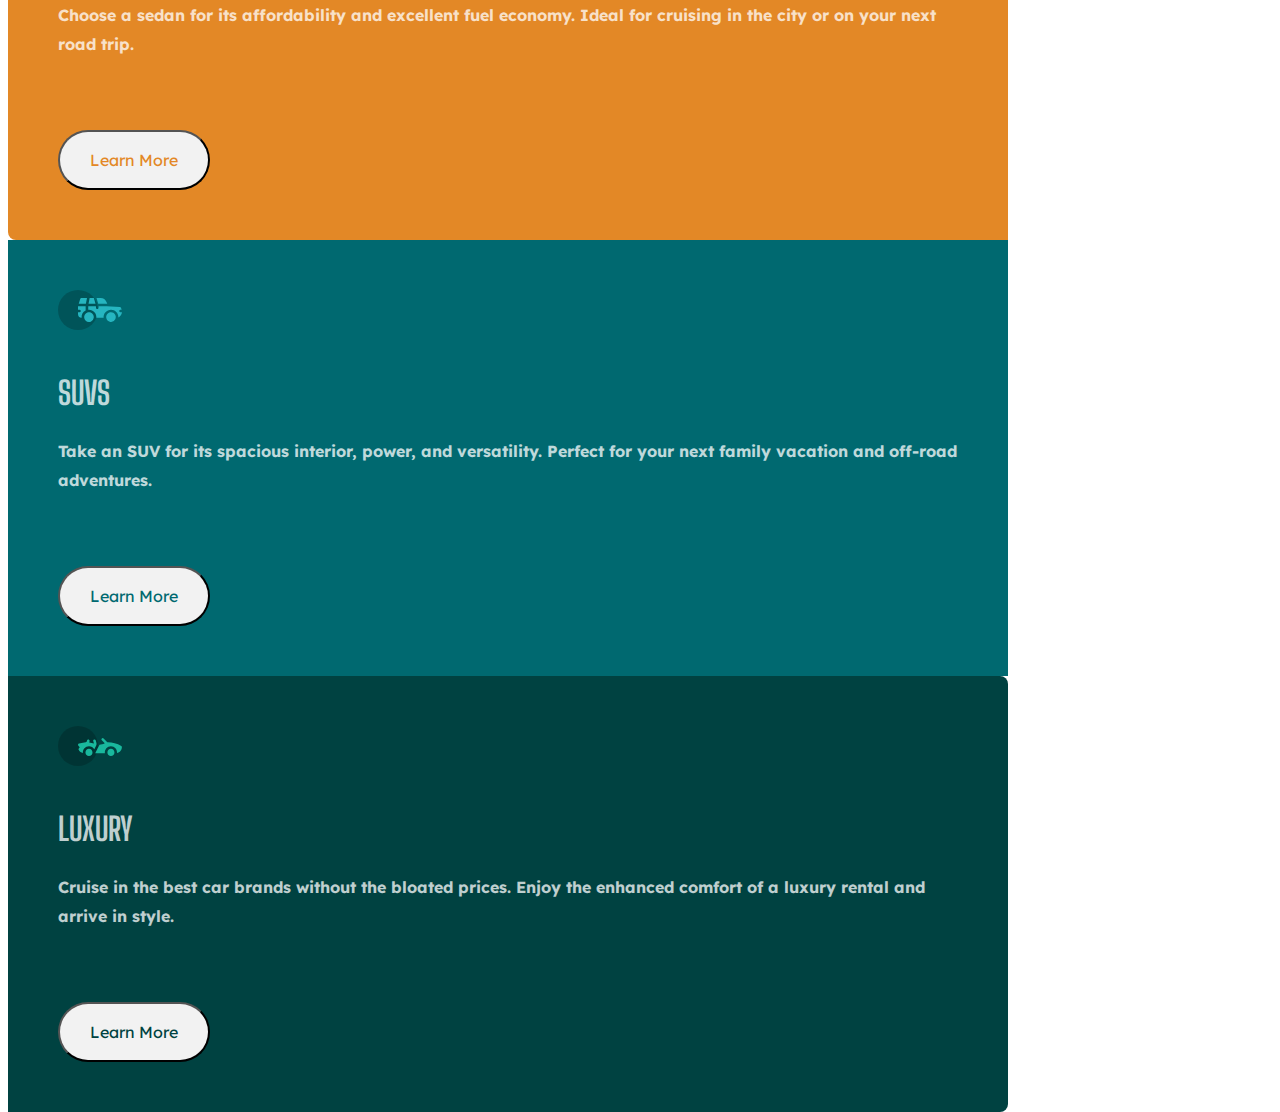
<file: Day-6/index.html>
<!DOCTYPE html>
<html lang="en">
<head>
	<meta charset="UTF-8">
	<meta name="viewport" content="width=device-width, initial-scale=1.0">
	<title>Challenge-6</title>

	<!-- Bootstrap -->
	<link href="https://cdn.jsdelivr.net/npm/bootstrap@5.0.1/dist/css/bootstrap.min.css" rel="stylesheet" integrity="sha384-+0n0xVW2eSR5OomGNYDnhzAbDsOXxcvSN1TPprVMTNDbiYZCxYbOOl7+AMvyTG2x" crossorigin="anonymous">

	<!-- Bootstrap Scripts -->
	<script src="https://cdn.jsdelivr.net/npm/bootstrap@5.0.1/dist/js/bootstrap.bundle.min.js" integrity="sha384-gtEjrD/SeCtmISkJkNUaaKMoLD0//ElJ19smozuHV6z3Iehds+3Ulb9Bn9Plx0x4" crossorigin="anonymous"></script>

	<!-- Google Fonts -->
	<link rel="preconnect" href="https://fonts.gstatic.com">
	<link href="https://fonts.googleapis.com/css2?family=Big+Shoulders+Display:wght@700&family=Lexend+Deca&display=swap" rel="stylesheet">

	<!-- CSS -->
	<link rel="stylesheet" href="css/styles.css">

</head>
<body>
	
	<div class="container">
		
		<div class="row">
			
			<div class="col-md-4 left-card">

				<svg width="64" height="40" xmlns="http://www.w3.org/2000/svg"><g fill="none" fill-rule="evenodd"><circle fill="#000" opacity=".201" cx="20" cy="20" r="20"/><path d="M52.936 24.11c1.942 0 3.517 1.542 3.517 3.445 0 1.903-1.575 3.445-3.517 3.445s-3.516-1.542-3.516-3.445c0-1.903 1.574-3.445 3.516-3.445zm-21.957 0c1.942 0 3.517 1.542 3.517 3.445 0 1.903-1.575 3.445-3.517 3.445s-3.516-1.542-3.516-3.445c0-1.903 1.574-3.445 3.516-3.445zm6.948-4.848v1.429c0 .716.61 1.293 1.348 1.259a1.295 1.295 0 001.225-1.295v-1.393h8.256l13.483 1.313c.956.093 1.676.881 1.676 1.814 0 2.89-2.126 5.303-4.926 5.819.397-3.557-2.458-6.62-6.053-6.62-3.646 0-6.504 3.14-6.039 6.723h-9.879c.466-3.588-2.397-6.722-6.039-6.722-3.595 0-6.45 3.062-6.052 6.62-2.14-.398-3.916-1.912-4.61-3.931h1.142c.731 0 1.32-.598 1.285-1.322-.033-.678-.629-1.2-1.322-1.2H20v-.251c0-1.274 1.066-2.243 2.306-2.243h15.62zM42.59 11c2.645 0 4.99 1.556 5.972 3.963l.726 1.779H40.17L38.413 11h4.178zm-6.865 0l1.758 5.741H26.505l3.357-3.654A6.502 6.502 0 0134.644 11h1.082z" fill="#FFD473" fill-rule="nonzero"/></g></svg>
				
				<h1>Sedans</h1>
				<h4>Choose a sedan for its affordability and excellent fuel economy. Ideal for cruising in the city or on your next road trip.</h4>

				<button class="btn" type="button">Learn More</button>

			</div>
			<div class="col-md-4 mid-card">
				
				<svg width="64" height="40" xmlns="http://www.w3.org/2000/svg"><g fill="none" fill-rule="evenodd"><circle fill="#000" opacity=".201" cx="20" cy="20" r="20"/><path d="M31.002 22.358c2.917 0 5.18 2.593 4.762 5.506a4.828 4.828 0 01-2.962 3.778 4.797 4.797 0 01-5.3-1.165c-1.188-1.26-1.235-2.613-1.263-2.613-.42-2.924 1.857-5.506 4.763-5.506zm22 0c3.457 0 5.798 3.567 4.41 6.744A4.816 4.816 0 0152.3 31.94a4.826 4.826 0 01-4.06-4.077c-.42-2.915 1.846-5.506 4.762-5.506zm-15.04-6.083v1.462a1.29 1.29 0 001.352 1.29c.693-.033 1.227-.631 1.227-1.326v-1.426h8.3l13.056.716a1.29 1.29 0 011.164.917c.27.895.446 1.477.563 1.87h-1.047c-.694 0-1.291.534-1.324 1.228a1.29 1.29 0 001.288 1.352h1.445c-.164 2.225-1.57 4.193-3.6 5.05.13-4.212-3.255-7.63-7.384-7.63-4.317 0-7.762 3.718-7.358 8.086h-7.285c.43-4.655-3.503-8.531-8.131-8.046v-3.543h7.734zm-10.312 0v4.308a7.4 7.4 0 00-4.006 7.274 3.874 3.874 0 01-3.642-3.864v-1.635h1.46a1.29 1.29 0 000-2.58h-1.461v-3.213l.003-.29h7.646zm14.986-8.196c2.65 0 5 1.592 5.984 4.055l.63 1.579a5.525 5.525 0 01-.065-.004l-.026-.002-.034-.002-.022-.002a4.178 4.178 0 00-.224-.006l-.098-.001h-.039l-.136-.001h-.052l-.326-.001H40.211L38.528 8.08zm-13.632 0l-1.122 5.616h-7.144l1.47-4.71a1.29 1.29 0 011.231-.906h5.565zm6.832 0l1.683 5.615h-7.007l1.121-5.615h4.203z" fill="#26B5C0" fill-rule="nonzero"/></g></svg>

				<h1>SUVs</h1>
				<h4>Take an SUV for its spacious interior, power, and versatility. Perfect for your next family vacation and off-road adventures.</h4>

				<button class="btn" type="button">Learn More</button>

			</div>
			<div class="col-md-4 right-card">
				
				<svg width="64" height="40" xmlns="http://www.w3.org/2000/svg"><g fill="none" fill-rule="evenodd"><circle fill="#000" opacity=".201" cx="20" cy="20" r="20"/><path d="M30.98 22.835c1.941 0 3.516 1.604 3.516 3.583 0 1.978-1.575 3.582-3.517 3.582s-3.516-1.604-3.516-3.582c0-1.979 1.574-3.583 3.516-3.583zm21.956 0c1.942 0 3.517 1.604 3.517 3.583 0 1.978-1.575 3.582-3.517 3.582s-3.516-1.604-3.516-3.582c0-1.979 1.574-3.583 3.516-3.583zm-9.143-10.45a1.27 1.27 0 011.819 0l3.715 3.784c4.444-.115 9.7 1.142 13.964 3.753.387.237.624.664.624 1.124 0 3.006-2.126 5.514-4.926 6.05.397-3.698-2.458-6.882-6.053-6.882-3.646 0-6.504 3.264-6.039 6.99h-9.669c.76-1.544.993-2.026 1.337-2.711l.082-.162c.421-.835 1.056-2.07 2.883-5.65 1.68-.023 3.47-.408 5.247-1.403l-2.984-3.04a1.328 1.328 0 010-1.854zm-7.68 1.064c.683-.2 1.395.202 1.592.898l.749 2.652a3.46 3.46 0 01-.247 2.51l-1.733 3.395-.216.424c-1.07-1.89-3.06-3.114-5.279-3.114-3.595 0-6.45 3.184-6.052 6.885-1.832-.347-3.414-1.537-4.278-3.276a1.331 1.331 0 01.117-1.376l.955-1.303-1.325-1.295c-.751-.735-.376-2.024.64-2.231l6.614-1.346.13-.026c.092-.019.145-.03.157-.031.314-.146 1.07-.591 1.07-1.506 0-.734.592-1.327 1.316-1.31.712.016 1.268.662 1.256 1.388a4.11 4.11 0 01-.348 1.611 22.69 22.69 0 014.7 1.146l-.7-2.473a1.314 1.314 0 01.882-1.622z" fill="#19B89D" fill-rule="nonzero"/></g></svg>

				<h1>Luxury</h1>
				<h4>Cruise in the best car brands without the bloated prices. Enjoy the enhanced comfort of a luxury rental and arrive in style.</h4>

				<button class="btn" type="button">Learn More</button>

			</div>

		</div>

	</div>

</body>
</html>
</file>
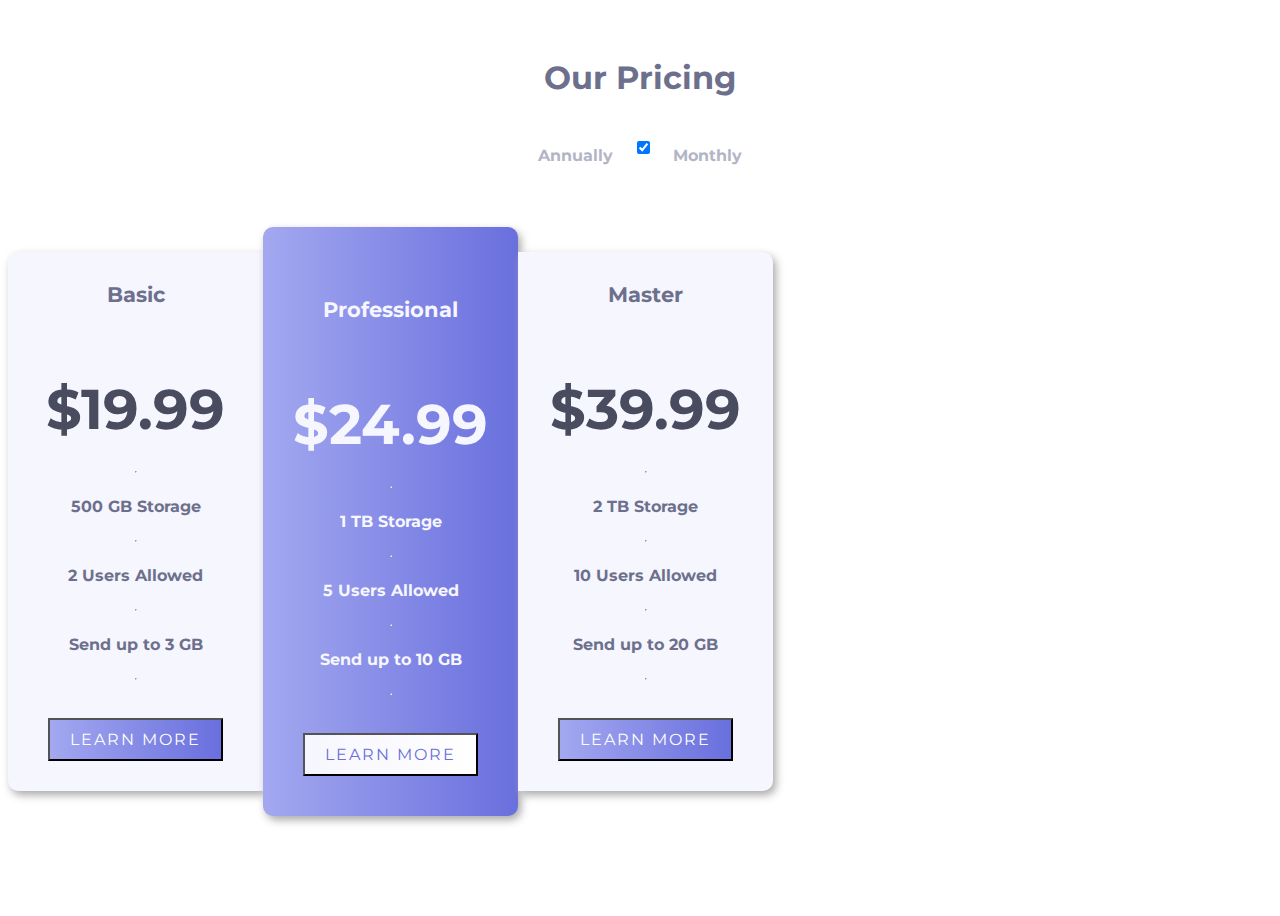
<file: Day-7/index.html>
<!DOCTYPE html>
<html lang="en">
<head>
	<meta charset="UTF-8">
	<meta name="viewport" content="width=device-width, initial-scale=1.0">
	<title>Challenge-7</title>

	<!-- Bootstrap -->
	<link href="https://cdn.jsdelivr.net/npm/bootstrap@5.0.1/dist/css/bootstrap.min.css" rel="stylesheet" integrity="sha384-+0n0xVW2eSR5OomGNYDnhzAbDsOXxcvSN1TPprVMTNDbiYZCxYbOOl7+AMvyTG2x" crossorigin="anonymous">

	<!-- Bootstrap Scripts -->
	<script src="https://cdn.jsdelivr.net/npm/bootstrap@5.0.1/dist/js/bootstrap.bundle.min.js" integrity="sha384-gtEjrD/SeCtmISkJkNUaaKMoLD0//ElJ19smozuHV6z3Iehds+3Ulb9Bn9Plx0x4" crossorigin="anonymous"></script>

	<!-- Google Fonts -->
	<link rel="preconnect" href="https://fonts.gstatic.com">
	<link href="https://fonts.googleapis.com/css2?family=Montserrat:wght@700&display=swap" rel="stylesheet">

	<!-- CSS -->
	<link rel="stylesheet" href="css/styles.css">

</head>
<body>

	<div class="container-lg">

		<!-- Switch Input -->
		<h1 class="main-heading">Our Pricing</h1>
		<div class="switch-selection">
			<h3>Annually</h3>
			<div class="form-check form-switch">
				<input class="form-check-input" type="checkbox" id="flexSwitchCheckChecked" checked>
			</div>
			<h3>Monthly</h3>
		</div>
		
		<div class="row">

			<!-- Left Card -->
			<div class="card-container col-md-4">
				
				<h2>Basic</h2>
				<h1 id="cost-basic">$19.99</h1>
				<hr>
				<h3>500 GB Storage</h3>
				<hr>
				<h3>2 Users Allowed</h3>
				<hr>
				<h3>Send up to 3 GB</h3>
				<hr>

				<button class="btn btn-lg" type="button">Learn More</button>

			</div>

			<!-- Mid Card -->
			<div class="card-container mid col-md-4">
				
				<h2>Professional</h2>
				<h1 id="cost-pro">$24.99</h1>
				<hr>
				<h3>1 TB Storage</h3>
				<hr>
				<h3>5 Users Allowed</h3>
				<hr>
				<h3>Send up to 10 GB</h3>
				<hr>

				<button class="btn btn-mid btn-lg" type="button">Learn More</button>

			</div>

			<!-- Right Card -->
			<div class="card-container col-md-4">
				
				<h2>Master</h2>
				<h1 id="cost-master">$39.99</h1>
				<hr>
				<h3>2 TB Storage</h3>
				<hr>
				<h3>10 Users Allowed</h3>
				<hr>
				<h3>Send up to 20 GB</h3>
				<hr>

				<button class="btn btn-lg" type="button">Learn More</button>

			</div>

		</div>

	</div>

	<!-- JS Scripts -->
	<script src="js/index.js"></script>
	
</body>
</html>
</file>
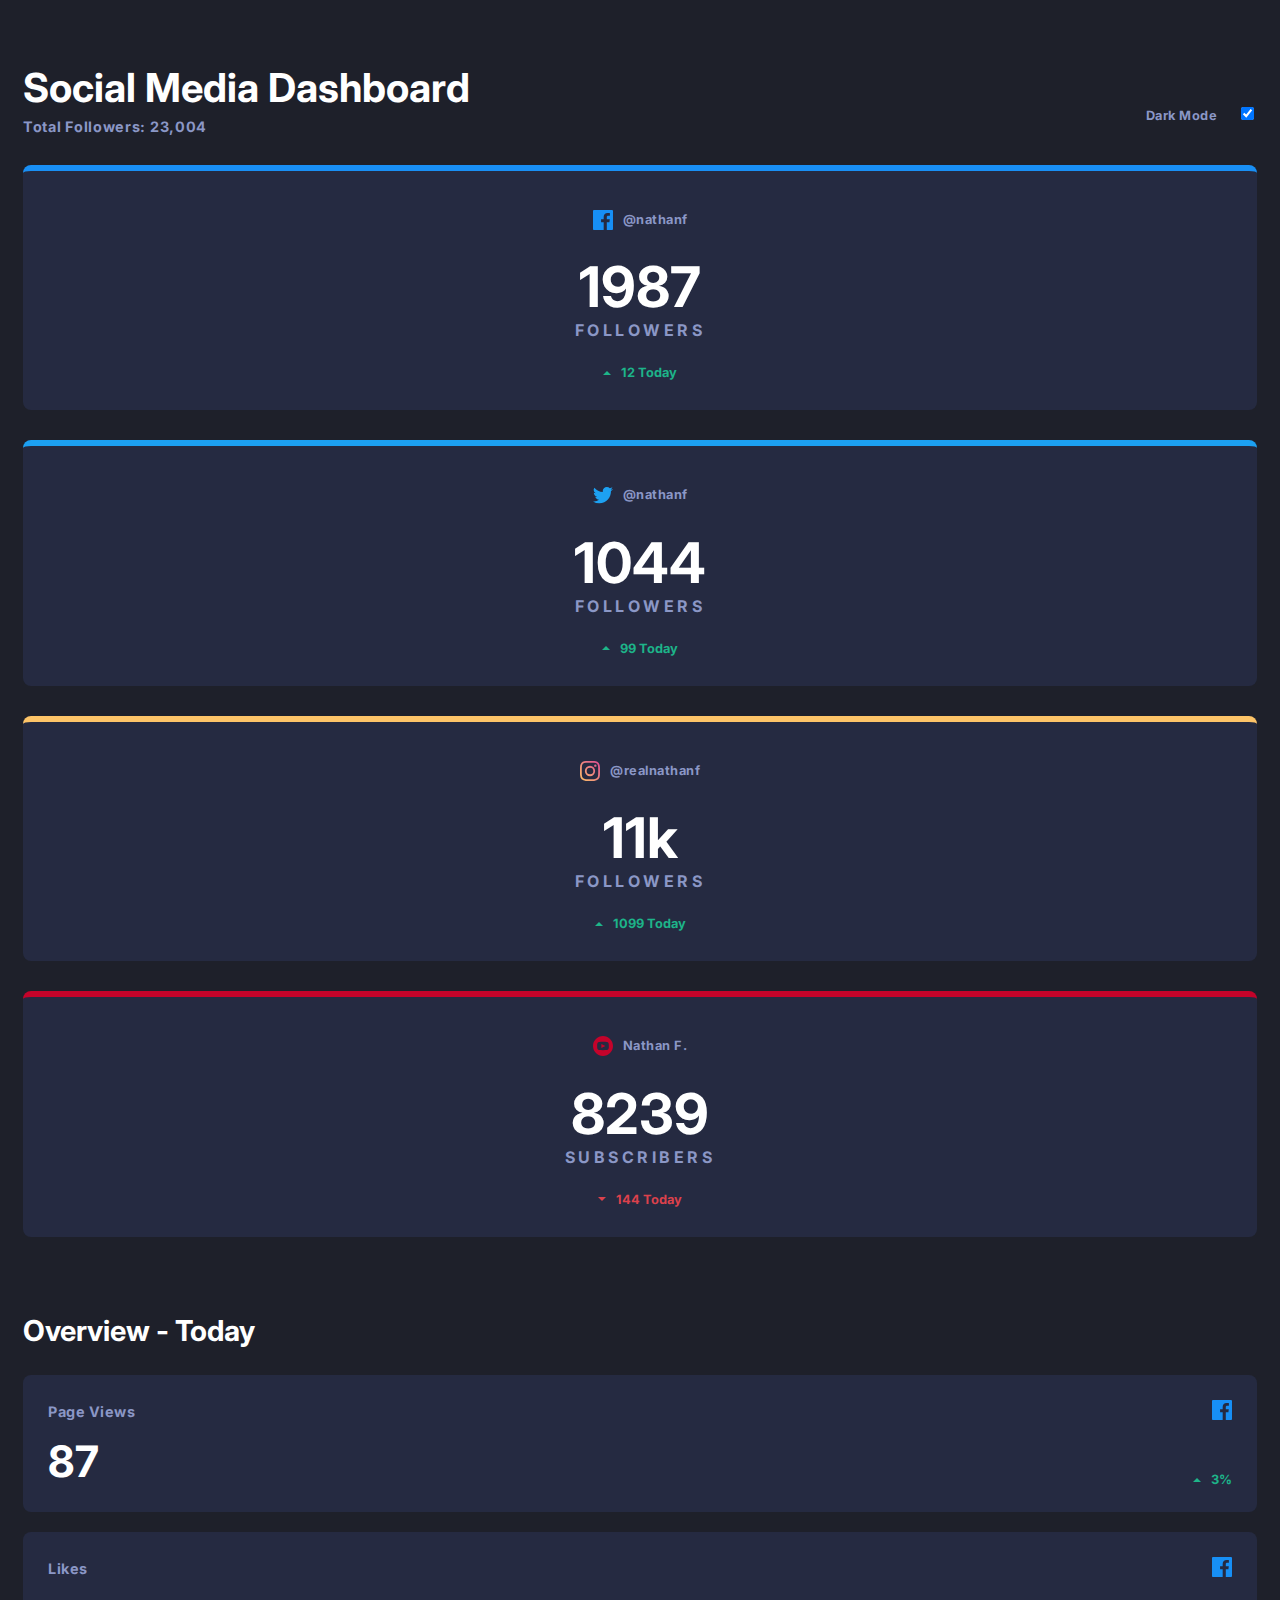
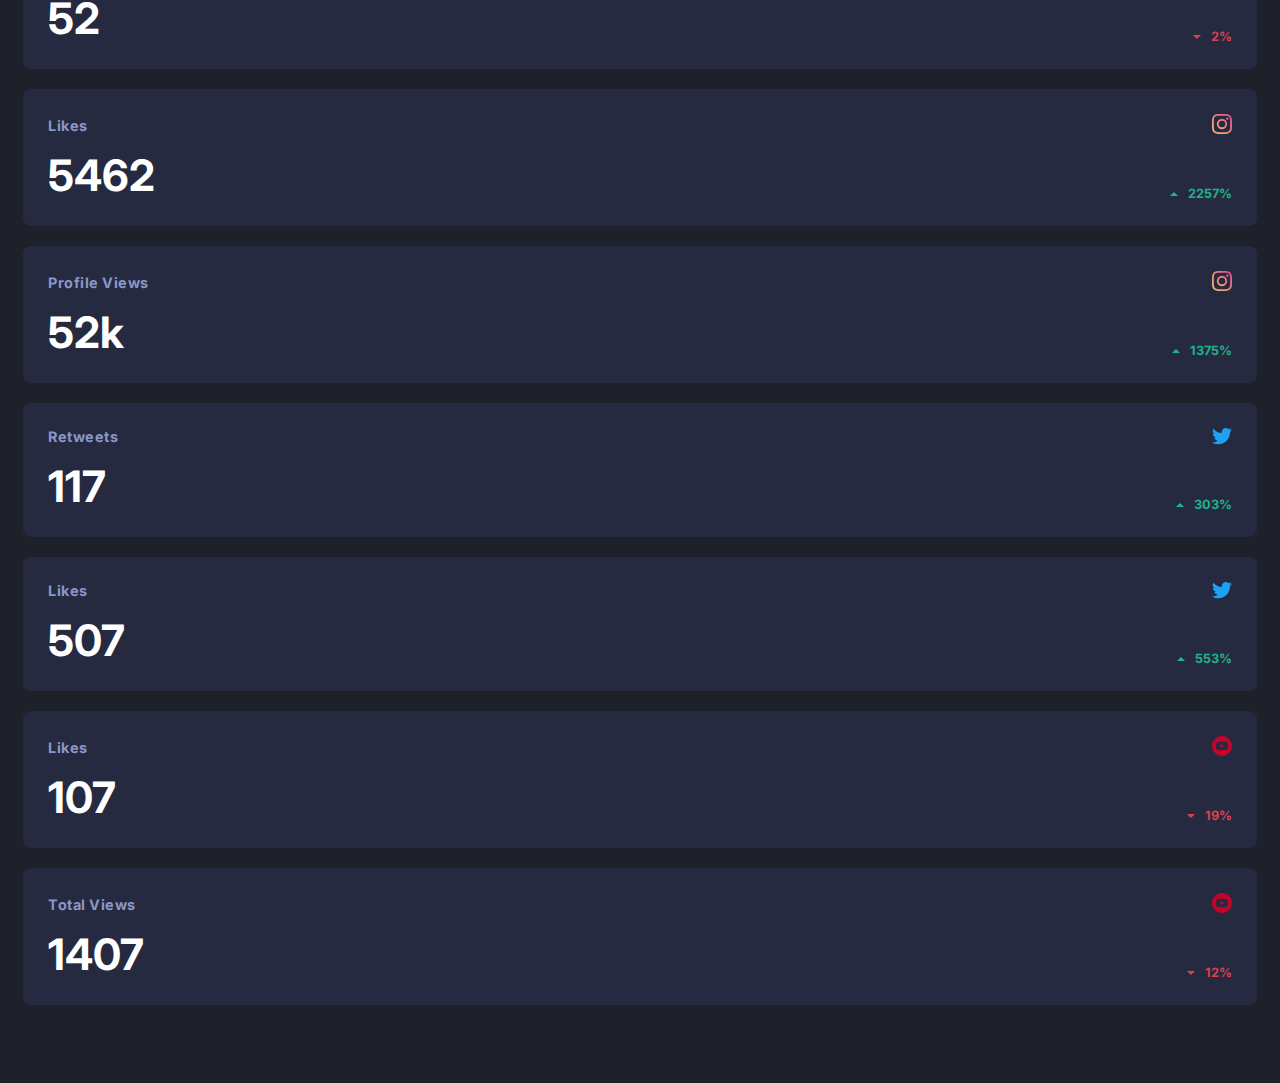
<file: Day-8/index.html>
<!DOCTYPE html>
<html lang="en">
<head>
	<meta charset="UTF-8">
	<meta name="viewport" content="width=device-width, initial-scale=1.0">
	<title>Challenge-8</title>

	<!-- Bootstrap -->
	<link href="https://cdn.jsdelivr.net/npm/bootstrap@5.0.1/dist/css/bootstrap.min.css" rel="stylesheet" integrity="sha384-+0n0xVW2eSR5OomGNYDnhzAbDsOXxcvSN1TPprVMTNDbiYZCxYbOOl7+AMvyTG2x" crossorigin="anonymous">

	<!-- Bootstrap Scripts -->
	<script src="https://cdn.jsdelivr.net/npm/bootstrap@5.0.1/dist/js/bootstrap.bundle.min.js" integrity="sha384-gtEjrD/SeCtmISkJkNUaaKMoLD0//ElJ19smozuHV6z3Iehds+3Ulb9Bn9Plx0x4" crossorigin="anonymous"></script>

	<!-- Google Fonts -->
	<link rel="preconnect" href="https://fonts.gstatic.com">
	<link href="https://fonts.googleapis.com/css2?family=Inter:wght@400;700&display=swap" rel="stylesheet">

	<!-- CSS -->
	<link rel="stylesheet" href="css/styles.css">

</head>
<body class="dark-theme">

	<div class="container">
		
		<div class="intro-box">
			
			<div class="intro">

				<h1 id="main-heading">Social Media Dashboard</h1>
				<h3 id="follower-heading">Total Followers: 23,004</h3>

			</div>

			<div class="mode-box">
				<h4 class="label">Dark Mode</h4>
				<div class="form-check form-switch">
					<input class="form-check-input" type="checkbox" id="flexSwitchCheckChecked" checked>
				</div>
			</div>
		</div> 

		<div class="row">
			
			<div class="col-lg-3 col-md-6">
				<div class="col-12 facebook-card card-box">
					<div class="profile">
						<svg xmlns="http://www.w3.org/2000/svg" width="20" height="20"><path fill="#178FF5" d="M18.896 0H1.104C.494 0 0 .494 0 1.104v17.793C0 19.506.494 20 1.104 20h9.58v-7.745H8.076V9.237h2.606V7.01c0-2.583 1.578-3.99 3.883-3.99 1.104 0 2.052.082 2.329.119v2.7h-1.598c-1.254 0-1.496.597-1.496 1.47v1.928h2.989l-.39 3.018h-2.6V20h5.098c.608 0 1.102-.494 1.102-1.104V1.104C20 .494 19.506 0 18.896 0z"/></svg>
						<h4>@nathanf</h4>
					</div>
					<h1>1987</h1>
					<h3>Followers</h3>
					<div class="followers-update">
						<svg xmlns="http://www.w3.org/2000/svg" width="8" height="4"><path fill="#1EB589" fill-rule="evenodd" d="M0 4l4-4 4 4z"/></svg>
						<h5 class="up">12 Today</h5>
					</div>
				</div>
			</div>

			<div class="col-lg-3 col-md-6">
				<div class="col-12 twitter-card card-box">
					<div class="profile">
						<svg xmlns="http://www.w3.org/2000/svg" width="20" height="17"><path fill="#1DA1F2" d="M20 1.924a8.192 8.192 0 01-2.357.646A4.11 4.11 0 0019.448.3a8.22 8.22 0 01-2.606.996A4.096 4.096 0 0013.847 0c-2.65 0-4.596 2.472-3.998 5.037A11.648 11.648 0 011.392.752a4.109 4.109 0 001.27 5.478 4.086 4.086 0 01-1.858-.513C.76 7.616 2.122 9.395 4.095 9.79a4.113 4.113 0 01-1.853.07 4.106 4.106 0 003.833 2.849A8.25 8.25 0 010 14.41a11.616 11.616 0 006.29 1.843c7.618 0 11.922-6.434 11.663-12.205A8.354 8.354 0 0020 1.924z"/></svg>
						<h4>@nathanf</h4>
					</div>
					<h1>1044</h1>
					<h3>Followers</h3>
					<div class="followers-update">
						<svg xmlns="http://www.w3.org/2000/svg" width="8" height="4"><path fill="#1EB589" fill-rule="evenodd" d="M0 4l4-4 4 4z"/></svg>
						<h5 class="up">99 Today</h5>
					</div>
				</div>
			</div>

			<div class="col-lg-3 col-md-6">
				<div class="col-12 instagram-card card-box">
					<div class="profile">
						<svg xmlns="http://www.w3.org/2000/svg" width="20" height="20"><defs><linearGradient id="a" x1="100%" x2="0%" y1="0%" y2="100%"><stop offset="0%" stop-color="#DF4896"/><stop offset="50.913%" stop-color="#EE877E"/><stop offset="100%" stop-color="#FDC366"/></linearGradient></defs><path fill="url(#a)" d="M10 1.802c2.67 0 2.987.01 4.042.059 2.71.123 3.975 1.409 4.099 4.099.048 1.054.057 1.37.057 4.04 0 2.672-.01 2.988-.057 4.042-.124 2.687-1.387 3.975-4.1 4.099-1.054.048-1.37.058-4.041.058-2.67 0-2.987-.01-4.04-.058-2.717-.124-3.977-1.416-4.1-4.1-.048-1.054-.058-1.37-.058-4.041 0-2.67.01-2.986.058-4.04.124-2.69 1.387-3.977 4.1-4.1 1.054-.048 1.37-.058 4.04-.058zM10 0C7.284 0 6.944.012 5.878.06 2.246.227.228 2.242.06 5.877.01 6.944 0 7.284 0 10s.012 3.057.06 4.123c.167 3.632 2.182 5.65 5.817 5.817 1.067.048 1.407.06 4.123.06s3.057-.012 4.123-.06c3.629-.167 5.652-2.182 5.816-5.817.05-1.066.061-1.407.061-4.123s-.012-3.056-.06-4.122C19.777 2.249 17.76.228 14.124.06 13.057.01 12.716 0 10 0zm0 4.865a5.135 5.135 0 100 10.27 5.135 5.135 0 000-10.27zm0 8.468a3.333 3.333 0 110-6.666 3.333 3.333 0 010 6.666zm5.338-9.87a1.2 1.2 0 100 2.4 1.2 1.2 0 000-2.4z"/></svg>
						<h4>@realnathanf</h4>
					</div>
					<h1>11k</h1>
					<h3>Followers</h3>
					<div class="followers-update">
						<svg xmlns="http://www.w3.org/2000/svg" width="8" height="4"><path fill="#1EB589" fill-rule="evenodd" d="M0 4l4-4 4 4z"/></svg>
						<h5 class="up">1099 Today</h5>
					</div>
				</div>
			</div>

			<div class="col-lg-3 col-md-6">
				<div class="col-12 youtube-card card-box">
					<div class="profile">
						<svg xmlns="http://www.w3.org/2000/svg" width="20" height="20"><path fill="#C4032B" d="M10 0C4.478 0 0 4.478 0 10c0 5.523 4.478 10 10 10 5.523 0 10-4.477 10-10 0-5.522-4.477-10-10-10zm3.7 14.077c-1.75.12-5.652.12-7.402 0-1.896-.13-2.117-1.059-2.131-4.077.014-3.024.237-3.947 2.131-4.077 1.75-.12 5.652-.12 7.403 0 1.897.13 2.117 1.059 2.132 4.077-.015 3.024-.237 3.947-2.132 4.077zM8.334 8.048l4.098 1.949-4.098 1.955V8.048z"/></svg>
						<h4>Nathan F.</h4>
					</div>
					<h1>8239</h1>
					<h3>Subscribers</h3>
					<div class="followers-update">
						<svg xmlns="http://www.w3.org/2000/svg" width="8" height="4"><path fill="#DC414C" fill-rule="evenodd" d="M0 0l4 4 4-4z"/></svg>
						<h5 class="drop">144 Today</h5>
						
					</div>
				</div>
			</div>

		</div>

		<h1 id="overview-text">Overview - Today</h1>

		<div class="row">
			
			<div class="col-lg-3 col-md-6">
				
				<div class="col-12 stats-box">
					
					<div class="top-content">
						
						<h3 class="stats-desc">Page Views</h3>
						<svg xmlns="http://www.w3.org/2000/svg" width="20" height="20"><path fill="#178FF5" d="M18.896 0H1.104C.494 0 0 .494 0 1.104v17.793C0 19.506.494 20 1.104 20h9.58v-7.745H8.076V9.237h2.606V7.01c0-2.583 1.578-3.99 3.883-3.99 1.104 0 2.052.082 2.329.119v2.7h-1.598c-1.254 0-1.496.597-1.496 1.47v1.928h2.989l-.39 3.018h-2.6V20h5.098c.608 0 1.102-.494 1.102-1.104V1.104C20 .494 19.506 0 18.896 0z"/></svg>

					</div>

					<div class="bottom-content">
						
						<h2 class="stats-count">87</h2>
						<div class="followers-update">
						<svg xmlns="http://www.w3.org/2000/svg" width="8" height="4"><path fill="#1EB589" fill-rule="evenodd" d="M0 4l4-4 4 4z"/></svg>
						<h5 class="up">3%</h5>

					</div>

					</div>

				</div>

			</div>

			<div class="col-lg-3 col-md-6">
				
				<div class="col-12 stats-box">
					
					<div class="top-content">
						
						<h3 class="stats-desc">Likes</h3>
						<svg xmlns="http://www.w3.org/2000/svg" width="20" height="20"><path fill="#178FF5" d="M18.896 0H1.104C.494 0 0 .494 0 1.104v17.793C0 19.506.494 20 1.104 20h9.58v-7.745H8.076V9.237h2.606V7.01c0-2.583 1.578-3.99 3.883-3.99 1.104 0 2.052.082 2.329.119v2.7h-1.598c-1.254 0-1.496.597-1.496 1.47v1.928h2.989l-.39 3.018h-2.6V20h5.098c.608 0 1.102-.494 1.102-1.104V1.104C20 .494 19.506 0 18.896 0z"/></svg>

					</div>

					<div class="bottom-content">
						
						<h2 class="stats-count">52</h2>
						<div class="followers-update">
						<svg xmlns="http://www.w3.org/2000/svg" width="8" height="4"><path fill="#DC414C" fill-rule="evenodd" d="M0 0l4 4 4-4z"/></svg>
						<h5 class="drop">2%</h5>

					</div>

					</div>

				</div>

			</div>

			<div class="col-lg-3 col-md-6">
				
				<div class="col-12 stats-box">
					
					<div class="top-content">
						
						<h3 class="stats-desc">Likes</h3>
						<svg xmlns="http://www.w3.org/2000/svg" width="20" height="20"><defs><linearGradient id="a" x1="100%" x2="0%" y1="0%" y2="100%"><stop offset="0%" stop-color="#DF4896"/><stop offset="50.913%" stop-color="#EE877E"/><stop offset="100%" stop-color="#FDC366"/></linearGradient></defs><path fill="url(#a)" d="M10 1.802c2.67 0 2.987.01 4.042.059 2.71.123 3.975 1.409 4.099 4.099.048 1.054.057 1.37.057 4.04 0 2.672-.01 2.988-.057 4.042-.124 2.687-1.387 3.975-4.1 4.099-1.054.048-1.37.058-4.041.058-2.67 0-2.987-.01-4.04-.058-2.717-.124-3.977-1.416-4.1-4.1-.048-1.054-.058-1.37-.058-4.041 0-2.67.01-2.986.058-4.04.124-2.69 1.387-3.977 4.1-4.1 1.054-.048 1.37-.058 4.04-.058zM10 0C7.284 0 6.944.012 5.878.06 2.246.227.228 2.242.06 5.877.01 6.944 0 7.284 0 10s.012 3.057.06 4.123c.167 3.632 2.182 5.65 5.817 5.817 1.067.048 1.407.06 4.123.06s3.057-.012 4.123-.06c3.629-.167 5.652-2.182 5.816-5.817.05-1.066.061-1.407.061-4.123s-.012-3.056-.06-4.122C19.777 2.249 17.76.228 14.124.06 13.057.01 12.716 0 10 0zm0 4.865a5.135 5.135 0 100 10.27 5.135 5.135 0 000-10.27zm0 8.468a3.333 3.333 0 110-6.666 3.333 3.333 0 010 6.666zm5.338-9.87a1.2 1.2 0 100 2.4 1.2 1.2 0 000-2.4z"/></svg>

					</div>

					<div class="bottom-content">
						
						<h2 class="stats-count">5462</h2>
						<div class="followers-update">
						<svg xmlns="http://www.w3.org/2000/svg" width="8" height="4"><path fill="#1EB589" fill-rule="evenodd" d="M0 4l4-4 4 4z"/></svg>
						<h5 class="up">2257%</h5>

					</div>

					</div>

				</div>

			</div>

			<div class="col-lg-3 col-md-6">
				
				<div class="col-12 stats-box">
					
					<div class="top-content">
						
						<h3 class="stats-desc">Profile Views</h3>
						<svg xmlns="http://www.w3.org/2000/svg" width="20" height="20"><defs><linearGradient id="a" x1="100%" x2="0%" y1="0%" y2="100%"><stop offset="0%" stop-color="#DF4896"/><stop offset="50.913%" stop-color="#EE877E"/><stop offset="100%" stop-color="#FDC366"/></linearGradient></defs><path fill="url(#a)" d="M10 1.802c2.67 0 2.987.01 4.042.059 2.71.123 3.975 1.409 4.099 4.099.048 1.054.057 1.37.057 4.04 0 2.672-.01 2.988-.057 4.042-.124 2.687-1.387 3.975-4.1 4.099-1.054.048-1.37.058-4.041.058-2.67 0-2.987-.01-4.04-.058-2.717-.124-3.977-1.416-4.1-4.1-.048-1.054-.058-1.37-.058-4.041 0-2.67.01-2.986.058-4.04.124-2.69 1.387-3.977 4.1-4.1 1.054-.048 1.37-.058 4.04-.058zM10 0C7.284 0 6.944.012 5.878.06 2.246.227.228 2.242.06 5.877.01 6.944 0 7.284 0 10s.012 3.057.06 4.123c.167 3.632 2.182 5.65 5.817 5.817 1.067.048 1.407.06 4.123.06s3.057-.012 4.123-.06c3.629-.167 5.652-2.182 5.816-5.817.05-1.066.061-1.407.061-4.123s-.012-3.056-.06-4.122C19.777 2.249 17.76.228 14.124.06 13.057.01 12.716 0 10 0zm0 4.865a5.135 5.135 0 100 10.27 5.135 5.135 0 000-10.27zm0 8.468a3.333 3.333 0 110-6.666 3.333 3.333 0 010 6.666zm5.338-9.87a1.2 1.2 0 100 2.4 1.2 1.2 0 000-2.4z"/></svg>

					</div>

					<div class="bottom-content">
						
						<h2 class="stats-count">52k</h2>
						<div class="followers-update">
						<svg xmlns="http://www.w3.org/2000/svg" width="8" height="4"><path fill="#1EB589" fill-rule="evenodd" d="M0 4l4-4 4 4z"/></svg>
						<h5 class="up">1375%</h5>

					</div>

					</div>

				</div>

			</div>

		</div>

		<div class="row">
			
			<div class="col-lg-3 col-md-6">
				
				<div class="col-12 stats-box">
					
					<div class="top-content">
						
						<h3 class="stats-desc">Retweets</h3>
						<svg xmlns="http://www.w3.org/2000/svg" width="20" height="17"><path fill="#1DA1F2" d="M20 1.924a8.192 8.192 0 01-2.357.646A4.11 4.11 0 0019.448.3a8.22 8.22 0 01-2.606.996A4.096 4.096 0 0013.847 0c-2.65 0-4.596 2.472-3.998 5.037A11.648 11.648 0 011.392.752a4.109 4.109 0 001.27 5.478 4.086 4.086 0 01-1.858-.513C.76 7.616 2.122 9.395 4.095 9.79a4.113 4.113 0 01-1.853.07 4.106 4.106 0 003.833 2.849A8.25 8.25 0 010 14.41a11.616 11.616 0 006.29 1.843c7.618 0 11.922-6.434 11.663-12.205A8.354 8.354 0 0020 1.924z"/></svg>

					</div>

					<div class="bottom-content">
						
						<h2 class="stats-count">117</h2>
						<div class="followers-update">
						<svg xmlns="http://www.w3.org/2000/svg" width="8" height="4"><path fill="#1EB589" fill-rule="evenodd" d="M0 4l4-4 4 4z"/></svg>
						<h5 class="up">303%</h5>

					</div>

					</div>

				</div>

			</div>

			<div class="col-lg-3 col-md-6">
				
				<div class="col-12 stats-box">
					
					<div class="top-content">
						
						<h3 class="stats-desc">Likes</h3>
						<svg xmlns="http://www.w3.org/2000/svg" width="20" height="17"><path fill="#1DA1F2" d="M20 1.924a8.192 8.192 0 01-2.357.646A4.11 4.11 0 0019.448.3a8.22 8.22 0 01-2.606.996A4.096 4.096 0 0013.847 0c-2.65 0-4.596 2.472-3.998 5.037A11.648 11.648 0 011.392.752a4.109 4.109 0 001.27 5.478 4.086 4.086 0 01-1.858-.513C.76 7.616 2.122 9.395 4.095 9.79a4.113 4.113 0 01-1.853.07 4.106 4.106 0 003.833 2.849A8.25 8.25 0 010 14.41a11.616 11.616 0 006.29 1.843c7.618 0 11.922-6.434 11.663-12.205A8.354 8.354 0 0020 1.924z"/></svg>

					</div>

					<div class="bottom-content">
						
						<h2 class="stats-count">507</h2>
						<div class="followers-update">
						<svg xmlns="http://www.w3.org/2000/svg" width="8" height="4"><path fill="#1EB589" fill-rule="evenodd" d="M0 4l4-4 4 4z"/></svg>
						<h5 class="up">553%</h5>

					</div>

					</div>

				</div>

			</div>

			<div class="col-lg-3 col-md-6">
				
				<div class="col-12 stats-box">
					
					<div class="top-content">
						
						<h3 class="stats-desc">Likes</h3>
						<svg xmlns="http://www.w3.org/2000/svg" width="20" height="20"><path fill="#C4032B" d="M10 0C4.478 0 0 4.478 0 10c0 5.523 4.478 10 10 10 5.523 0 10-4.477 10-10 0-5.522-4.477-10-10-10zm3.7 14.077c-1.75.12-5.652.12-7.402 0-1.896-.13-2.117-1.059-2.131-4.077.014-3.024.237-3.947 2.131-4.077 1.75-.12 5.652-.12 7.403 0 1.897.13 2.117 1.059 2.132 4.077-.015 3.024-.237 3.947-2.132 4.077zM8.334 8.048l4.098 1.949-4.098 1.955V8.048z"/></svg>

					</div>

					<div class="bottom-content">
						
						<h2 class="stats-count">107</h2>
						<div class="followers-update">
						<svg xmlns="http://www.w3.org/2000/svg" width="8" height="4"><path fill="#DC414C" fill-rule="evenodd" d="M0 0l4 4 4-4z"/></svg>
						<h5 class="drop">19%</h5>

					</div>

					</div>

				</div>

			</div>

			<div class="col-lg-3 col-md-6">
				
				<div class="col-12 stats-box">
					
					<div class="top-content">
						
						<h3 class="stats-desc">Total Views</h3>
						<svg xmlns="http://www.w3.org/2000/svg" width="20" height="20"><path fill="#C4032B" d="M10 0C4.478 0 0 4.478 0 10c0 5.523 4.478 10 10 10 5.523 0 10-4.477 10-10 0-5.522-4.477-10-10-10zm3.7 14.077c-1.75.12-5.652.12-7.402 0-1.896-.13-2.117-1.059-2.131-4.077.014-3.024.237-3.947 2.131-4.077 1.75-.12 5.652-.12 7.403 0 1.897.13 2.117 1.059 2.132 4.077-.015 3.024-.237 3.947-2.132 4.077zM8.334 8.048l4.098 1.949-4.098 1.955V8.048z"/></svg>

					</div>

					<div class="bottom-content">
						
						<h2 class="stats-count">1407</h2>
						<div class="followers-update">
						<svg xmlns="http://www.w3.org/2000/svg" width="8" height="4"><path fill="#DC414C" fill-rule="evenodd" d="M0 0l4 4 4-4z"/></svg>
						<h5 class="drop">12%</h5>
					</div>

					</div>

				</div>

			</div>

		</div>

	</div>

	 <script src="js/index.js"></script>
	
</body>
</html>
</file>
<file: Day-1/css/styles.css>
* {
	font-family: 'Karla';
	font-weight: 400;
}

.flex-container {
	display: flex;
	min-height: 100vh;
	align-items: center;
}

.container {
	width: 85vw;
	box-shadow: 0px 10px 20px rgba(0, 0, 0, 0.1);
	border-radius: 10px 10px 10px 10px;
}

.mid {
	border-radius: 10px 10px 0 0 ;
	border-top: 1px solid black;
	border-left: 1px solid black;
	border-right: 1px solid black;
	padding: 2.5rem;
}

.main-heading {
	color: hsl(179, 62%, 43%);
	font-size: 2rem;
	margin-bottom: 1.5rem;
	font-weight: 700;
}

.sub-heading {
	color:  hsl(71, 73%, 54%);
	font-size: 1.3rem;
	margin-bottom: 1rem;
}

.mid-para {
	color:  hsl(218, 22%, 67%) ;
	font-size: 1.1rem;
	line-height: 1.7;
}

.left {
	border-radius: 0 0 0 10px;
	background-color: hsl(179, 68%, 38%);
	padding: 2.5rem;
}

.left-main-heading {
	color:  hsl(204, 43%, 93%);
	font-size: 1.5rem;
	margin-bottom: 1rem;
}

.pricing {
	color: hsl(204, 43%, 93%);
	font-size: 1rem;
	padding-left: 0.5rem;
	margin-bottom: 0;
}

.price {
	color: hsl(204, 43%, 93%);
	font-size: 2.5rem;
}

.flex-box-small {
	display: flex;
	align-items: center;
}

.left-sub-heading {
	color: hsl(204, 43%, 93%);
	font-size: 1.2rem;
	margin-top: 0.5rem;
}

.btn-dark-green {
	background-color: hsl(71, 73%, 54%);
	color: hsl(204, 43%, 93%);
	margin-top: auto;
	margin-bottom: auto;
	vertical-align: middle;
	margin-top: 2rem;
	box-shadow: 0px 8px 15px rgba(0, 0, 0, 0.1);
}

.btn-dark-green:hover {
	background-color: hsl(71, 63%, 44%);
	color: hsl(204, 43%, 93%);
}

.right {
	border-radius: 0 0 10px 0;
	background-color: hsl(179, 62%, 43%);
	padding: 2.5rem;
}

.right-main-heading {
	color: hsl(204, 43%, 93%);
	font-size: 1.5rem;
	margin-bottom: 1.5rem;
}

.right-sub-heading {
	color:  hsl(204, 43%, 93%);
	font-size: 1rem;
	line-height: 1.2;
}

@media (max-width: 767px) {
	.flex-container {
		margin-top: 5vh;
		margin-bottom: 5vh;
	}

	.left {
		border-radius: 0px;
	}

	.right {
		border-radius: 0 0 10px 10px;
	}
}
</file>
<file: Day-2/css/styles.css>
* {
	font-family: 'Kumbh Sans';
}

h1 {
	color: hsl(229, 23%, 23%);
	font-size: 23px;
}

h2 {
	font-weight: 700;
	color: hsl(229, 23%, 23%);
	font-size: 24px;
}

h3 {
	font-size: 18px;
	padding-bottom: 10px;
	color: hsl(227, 10%, 46%);
}

h5 {
	color: hsl(227, 10%, 46%);
	font-size: 12px;
	letter-spacing: 1px;
}

.container-fluid {
	height: 100vh;
	background-color: hsl(185, 75%, 39%);
}

.container {
	width: 350px;
	background-color: white;
	position: relative;
	border-radius: 10px;
	box-shadow: 4px 5px 20px hsl(185, 67%, 35%);
}

.gradient-svg {
	position: absolute;
	left: 0;
	border-radius: 10px 10px 0 0;
}

.profile {
	margin-top: 85px;
	z-index: 2;
	position: relative;
	border-radius: 50%;
	border: 5px solid white;
	margin-bottom: 20px;
}

.age {
	padding: 0 10px;
	color: hsl(227, 10%, 46%);
}

.flex-box-container {
	display: flex;
	justify-content: center;
}

.flex-item {
	margin: 10px 20px;
	padding: 2px 5px;
}
</file>
<file: Day-3/css/styles.css>
* {
	font-family: 'Poppins';
	font-size: 15px;
}

.container-fluid {
	margin-top: 5rem;
}

.sub-heading {
	font-weight: 200;
	font-size: 1.8rem;
	color: hsl(229, 6%, 66%);
	line-height: 1.2;
}

.main-heading {
	font-size: 1.9rem;
	font-weight: 600;
	color: hsl(234, 12%, 34%);
	line-height: 1.5;
}

.desc {
	margin: auto;
	width: 45vw;
	padding: 10px;
	font-weight: 400;
	color: hsl(229, 6%, 66%);
}

.svg-img {
	margin: 10px;
}

.card-heading {
	line-height: 1.5;
	font-weight: 600;
	font-size: 1.3rem;
	color: hsl(234, 12%, 34%);
}

.card-box {
	padding: 35px;
	margin: 10px;
	width: 30%;
	box-shadow: 2px 4px 12px grey;
}

.bdr-cyan {
	border-top: 5px solid hsl(180, 62%, 55%);
	border-radius: 5px;
}

.bdr-red {
	border-top: 5px solid hsl(0, 78%, 62%);
	border-radius: 5px;
}

.bdr-orange {
	border-top: 5px solid hsl(34, 97%, 64%);
	border-radius: 5px;
}

.bdr-blue {
	border-top: 5px solid hsl(212, 86%, 64%);
	border-radius: 5px;
}

.card-box-nest {
	margin: 20px 0;
	padding: 35px;
	width: 100%;
	box-shadow: 2px 4px 12px grey;
}

.card-box-no-pad {
	margin: 30px 10px;
	padding: 0 !important;
	width: 30%;
}

.card-desc {
	font-weight: 400;
	font-size: 0.85rem;
	line-height: 1.8;
	color: hsl(229, 6%, 66%);
}

.flex-container {
	flex-direction: column;
}

@media (max-width: 767px) {
	.desc {
		width: 90vw;
		margin-bottom: 1.5rem;
	}
	.card-box {
		padding: 35px;
		margin: 10px;
		width: 90%;
		box-shadow: 2px 4px 12px grey;
	}

	.card-box-nest {
		margin: 20px 0;
		padding: 35px;
		width: 100%;
		box-shadow: 2px 4px 12px grey;
	}

	.card-box-no-pad {
		margin: 10px 10px;
		padding: 0 !important;
		width: 90%;
	}

	.card-btm {
		margin-bottom: 60px;
	}
}
</file>
<file: Day-4/css/styles.css>
* {
	font-family: 'Barlow Semi Condensed';
	font-size: 13px;
}

.container-fluid {
	background-color: hsl(210, 46%, 95%);
}

h1 {
	font-size: 2.3rem;
	margin-top: 2rem;
	margin-bottom: 2rem;
}

h2 {
	font-size: 1.6rem;
	line-height: 1.2;
}

h3 {
	font-size: 1.2rem;
	margin: 0;
}

p {
	font-size: 1.2rem;
}

.image-block {
	position: relative;
	z-index: 2;
}

.profile-desc {
	margin-left: 20px;
}

.svg-quotation {
	top: 0;
	position: absolute;
	right: 5rem;
	z-index: 1;
}

.dark-bg-heading {
	color: hsl(0, 0%, 100%);
	z-index: 1;
	position: relative;
}

.light-bg-heading {
	color: hsl(219, 29%, 14%);
}

.dark-bg-para {
	color: hsl(0, 0%, 75%);
}

.light-bg-para {
	color: hsl(219, 29%, 55%);
}

.grid-cont {
	border-radius: 10px;
	box-shadow: 2px 3px 10px grey;
}

.profile-img {
	border-radius: 50%;
	border: 2px solid hsl(0, 0%, 75%);
}

.violet-grid {
	position: relative;
	padding: 25px;
	flex-grow: 1;
	background-color: hsl(263, 55%, 52%);
}

.dark-greyish-blue-grid {
	padding: 25px;
	flex-grow: 1;
	background-color: hsl(217, 19%, 35%);
}

.white-grid {
	flex-grow: 1;
	padding: 25px;
	background-color: hsl(0, 0%, 100%);
}

.dark-blackish-blue-grid {
	padding: 25px;
	background-color: hsl(219, 29%, 14%);
}

.bt-grid {
	margin-top: 20px;
}

.lt-grid {
	padding-left: 20px;
}

.lt-grid.d-flex {
	flex-direction: column;
	align-items: stretch;
}

.rt-grid {
	padding-right: 20px;
}

.bt-grid-1 {
	margin-bottom: 25px;
}


@media (max-width:  575px) {
	.svg-quotation {
		right:  2rem;
	}
}

@media (max-width: 767px) and (min-width:  576px) {
	.svg-quotation {
		right:  3rem;
	}
}

@media (max-width:  991px) {
	.bt-grid {
		padding-left: 25px;
		padding-right: 25px;
		margin-bottom: 20px;
	}

	.rt-grid {
		margin-bottom: 25px;
	}
}
</file>
<file: Day-5/css/styles.css>
* {
    font-size: 15px;
    font-family: 'Spartan';
}

h1 {
    color:  hsl(300, 43%, 22%);
    font-weight: 700;
    font-size: 3.5rem;
    line-height: 1.2;
    margin-bottom: 30px;
}

h2 {
    font-size: 1rem;
    line-height: 2.2;
    margin: 0;
    color: hsl(300, 24%, 96%);
    font-weight: 500;
}

h3 {
    font-size: 0.9rem;
    color: hsl(333, 80%, 67%);
    margin: 0;
    font-weight: 400;
}

h4 {
    color: hsl(303, 10%, 53%);
    font-size: 1.2rem;
    line-height: 1.5;
    letter-spacing: 1px;

}

h5 {
    color: hsl(300, 43%, 22%);
    font-weight: 700;
    font-size: 0.9rem;
    margin-top: 4px;
    margin-bottom: 0;
    margin-left: 12px;
}

h6 {
    font-size: 0.8rem;
    letter-spacing: 1px;
    line-height: 2;
    font-weight: 400;
}

.container-fluid {
    width: 92vw;
    margin-top: 10vh;
    margin-bottom: 10vh;
}

.intro {
    max-width: 45%;
    margin-right: 5%;
    margin-bottom: 5%;
}

.ratings {
    flex-direction: column;
    align-items: flex-end;
}

.star-rating {
    padding: 15px;
    background-color: hsl(300, 24%, 96%);
    margin-top: 20px;
    border-radius: 7px;
}

.star-svg {
    margin: 2.1px;
}

.start-star {
    width: 90%;
    margin-right: 10%;
}

.mid-star {
    width: 85%;
    margin-right: 5%;
}

.end-star {
    width: 80%;
}

.profile-img {
    border-radius: 50%;
    width: 50px;
    margin-right: 20px;
    margin-bottom: 20px;
}

.magenta-card {
    background-color: hsl(300, 43%, 22%);
    color: hsl(300, 24%, 96%);
    padding: 40px;
    border-radius: 10px;
}

.start-card {
    height: 300px;
}

.mid-card {
    height: 300px;
    margin-top: 40px;
}

.end-card {
    height: 300px;
    margin-top: 80px;
}

@media (max-width:  991px) { 

    h5 {
        margin-top: 10px;
    }

    .intro {
        max-width: 100%;
        text-align: center;
    }

    .star-rating {
        margin-right: 0;
        width: 100%;
        flex-wrap: wrap;
        align-items: center;
        flex-direction: column;
    }

    .end-star {
        margin-bottom: 60px;
    }

    .start-card {
        height: fit-content;
    }

    .mid-card {
        height: fit-content;
    }

    .end-card {
        height: fit-content;
        margin-top: 40px;
    }
}
</file>
<file: Day-6/css/styles.css>
* {
	font-family: 'Lexend Deca';
}

.container {
	height: 100vh;
	display: flex;
	align-items: center;
	max-width: 1000px;
}

.left-card {
	border-radius: 8px 0 0 8px;
	padding: 50px;
	background-color: hsl(31, 77%, 52%);
}

.mid-card {
	padding: 50px;
	background-color: hsl(184, 100%, 22%);
}

.right-card {
	border-radius: 0 8px 8px 0;
	padding: 50px;
	background-color: hsl(179, 100%, 13%);
}

h1 {
	margin-top: 40px;
	text-transform: uppercase;
	font-family: 'Big Shoulders Display';
	color: hsla(0, 0%, 100%, 0.75);
	margin-bottom: 25px;
}

h4 {
	font-size: 1rem;
	line-height: 1.8;
	color: hsla(0, 0%, 100%, 0.75);
}

.btn {
	height: 60px;
	margin-top: 50px;
	box-sizing: border-box;
	font-size: 1rem;
	padding: 15px 30px;
	color: hsl(179, 100%, 13%);
	background-color: hsl(0, 0%, 95%);
	border-radius: 40px;
}

.btn:hover {
	background-color: transparent;
	color: white;
	border: 2px solid white;
}


.left-card .btn {
	color: hsl(31, 77%, 52%);
}

.mid-card .btn {
	color: hsl(184, 100%, 22%);
}

.left-card .btn:hover {
	color: white;
}

.mid-card .btn:hover {
	color: white;
}

@media (max-width:  1050px) {
	.container {
		width: 95vw;
	}
}

@media (max-width:  850px){
	.container {
		width: 98vw;
	}
}

@media (max-width:  767px) {
	.left-card {
		border-radius: 8px 8px 0 0;
		margin-top: 80px;
	}

	.container {
		height: 100%;
		width: 80vw;
	}

	.right-card {
		border-radius: 0 0 8px 8px;
		margin-bottom: 80px;
	}
}
</file>
<file: Day-7/css/styles.css>
* {
	font-family: 'Montserrat';
}

body {
	background-color: white;
}

.container-lg {
	display: flex;
	flex-direction: column;
	margin-bottom: 100px;
}

.main-heading {
	font-size: 2rem;
	color: hsl(233, 13%, 49%);
	margin-bottom: 30px;
	margin-top: 50px;
}

.switch-selection {
	align-items: center;
	display: flex;
	height: 40px;
	justify-content: center;
	margin-bottom: 60px;
}

.switch-selection h3 {
	color: hsl(234, 14%, 74%);
	display: inline-block;
	margin-bottom: 0;
	margin-left: 20px;
	margin-right: 20px;
}

.form-switch {
	align-items: center;
	display: flex;
	font-size: 2rem;
	justify-content: center;
	margin: 0;
}

.row {
	align-items: center;
	display: flex;
}

.card-container {
	align-items: stretch;
	background-color: hsl(240, 78%, 98%);
	border-radius: 10px 0 0 10px;
	box-shadow: 3px 4px 8px darkgrey;
	display: flex;
	flex-direction: column;
	padding: 0 30px;
	text-align: center;
}

.card-container:nth-of-type(2) {
	background-image: linear-gradient(to right ,  hsl(236, 72%, 79%) , hsl(237, 63%, 64%));
	border-radius: 10px;
	padding: 40px 30px;
}

.card-container:nth-of-type(3) {
	border-radius: 0 10px 10px 0;
}

h1 , h2 , h3 {
	color:  hsl(232, 13%, 33%);
	text-align: center;
}

h1 {
	font-size: 3.5rem;
	margin-bottom: 20px;
}

h2 {
	color: hsl(233, 13%, 49%);
	font-size: 1.3rem;
	margin-bottom: 30px;
	margin-top: 30px;
}

h3 {
	color: hsl(233, 13%, 49%);
	font-size: 1rem;
}

.mid h1 , .mid h2 , .mid h3 {
	color: hsl(240, 78%, 98%);
}

hr {
	color: hsl(233, 13%, 49%);	
}

.mid hr {
	color: hsl(240, 78%, 98%);	
}

.btn {
	background-image: linear-gradient(to right ,  hsl(236, 72%, 79%) , hsl(237, 63%, 64%));
	color: white;
	font-size: 1rem;
	letter-spacing: 2px;
	margin: 30px 10px;
	padding: 10px 20px;
	text-transform: uppercase;
}

.btn:hover {
	background-image: none;
	border: 1.5px solid hsl(237, 63%, 64%);
	color: hsl(237, 63%, 64%);
}

.btn-mid {
	background-image: linear-gradient(to right ,  hsl(240, 78%, 98%) , white);
	color:  hsl(237, 63%, 64%);
	height: fit-content;
	margin-bottom: 0;
}

.btn-mid:hover {
	color: hsl(240, 78%, 98%);
	background-image: none;
	border: 1.5px solid hsl(240, 78%, 98%);
}

@media (max-width: 991px) {
	.container-lg {
		padding-left: 30px;
		padding-right: 30px;
	}

	#cost-basic , #cost-pro , #cost-master {
		font-size: 2.8rem;
	}
}

@media (max-width: 768px) {
	.card-container {
		border-radius: 8px;
	}

	.mid {
		margin-top: 40px;
		margin-bottom: 40px;
	}

	#cost-basic , #cost-pro , #cost-master {
		font-size: 3rem;
	}
}
</file>
<file: Day-8/css/styles.css>
* {
	font-family: 'Inter';
}

.dark-theme {
	padding: 50px 15px;
	background-color: hsl(230, 17%, 14%);
}

.light-theme {
	background-color: hsl(0, 0%, 100%);
}

h1,h2,h3,h4,h5,h6 {
	margin: 0;
}

.intro-box {
	margin-bottom: 30px;
	display: flex;
	justify-content: space-between;
	align-items: flex-end;
}

#main-heading {
	margin: 0;
	font-size: 2.5rem;
	line-height: 1.5;
}

#follower-heading {
	margin: 0;
	font-size: 0.9rem;
	letter-spacing: 0.7px;
	text-transform: none;
}

.label {
	margin-bottom: 0;
}

.mode-box {
	display: flex;
	align-items: stretch;
}

.form-switch {
	margin-left: 20px;
	font-size: 1.5rem;
}

.card-box {
	border-radius: 8px;
	background-color: hsl(228, 28%, 20%);
	margin-top: 30px;
	padding-top: 30px;
	padding-bottom: 30px;
	display: flex;
	flex-direction: column;
	align-items: center;
}

.card-box-light {
	background-color: hsl(227, 47%, 96%);
}

.card-box:hover {
	cursor: pointer;
	background-color: hsl(232, 19%, 15%);
}

.card-box-light:hover {
	background-color: hsl(225, 100%, 98%);
}


.facebook-card {
	border-top: 6px solid hsl(208, 92%, 53%);
}

.twitter-card {
	border-top: 6px solid hsl(203, 89%, 53%);
}

.instagram-card {
  	border-top: 6px solid hsl(37, 97%, 70%);
}

.youtube-card {
	border-top: 6px solid hsl(348, 97%, 39%);
}

.profile {
	display: flex;
	align-items: center;
}

.followers-update {
	display: flex;
	align-items: center;
}

h1 {
	font-size: 3.5rem;
	font-weight: 700;
	margin-top: 20px;
	margin-bottom: 5px;
	line-height: 1;
	color: hsl(0, 0%, 100%);
}

.h1-light {
	color: hsl(230, 17%, 14%);
}

h3 {
	color: hsl(228, 34%, 66%);
	font-size: 1rem;
	text-transform: uppercase;
	letter-spacing: 3.5px;
	margin-bottom: 25px;

}

.h3-light {
	color: hsl(228, 12%, 44%);
}

h4 {
	color: hsl(228, 34%, 66%);
	font-weight: 700;
	line-height: 3;
	font-size: 0.8rem;
	margin-left: 10px;
	letter-spacing: 0.5px;
}

.h4-light {
	color: hsl(228, 12%, 44%);
}

h5 {
	font-weight: 700;
	margin-left: 10px;
	font-size: 0.8rem;
}

#overview-text {
	margin-bottom: 30px;
	margin-top: 80px;
	font-size: 1.8rem;
}

.drop {
	color: hsl(356, 69%, 56%);
}

.up {
	color: hsl(163, 72%, 41%);
}

.stats-box {
	margin-bottom: 20px;
	border-radius: 8px;
	padding: 25px;
	background-color: hsl(228, 28%, 20%);
}

.stats-box-light {
	background-color: hsl(227, 47%, 96%);
}

.stats-box:hover {
	cursor: pointer;
	background-color: hsl(232, 19%, 15%);
}

.stats-box-light:hover {
	background-color: hsl(225, 100%, 98%);
}

.top-content {
	display: flex;
	justify-content: space-between;
	align-items: flex-end;
	margin-bottom: 15px;
}

.bottom-content {
	margin-top: 15px;
	display: flex;
	align-items: flex-end;
	justify-content: space-between;
}

.stats-desc {
	text-transform: none;
	letter-spacing: 0.5px;
	font-size: 0.9rem;
	margin-bottom: 0;
	font-weight: 700;
}

.stats-count {
	font-size: 2.7rem;
	color: hsl(0, 0%, 100%);
	font-weight: 700;
}

.stats-count-light {
	color:  hsl(230, 17%, 14%);
}


@media (max-width:  768px) {
	.intro-box {
		flex-direction: column;
		align-items: stretch;
		margin-bottom: 10px;
	}

	.intro {

		margin-bottom: 20px;
	}

	#main-heading {
		font-size: 1.6rem;
	}

	#follower-heading {
		font-size: 0.8rem;
	}

	.mode-box {
		border-top: 2px solid hsl(228, 28%, 20%);
		justify-content: space-between;
		padding: 7px 0 10px;
	}

	.mode-box-light {
		border-top: 2px solid hsl(227, 47%, 96%);
	}

	.label {
		font-size: 1rem;
		margin-left: 0;
	}

	.form-switch {
		align-items: center;
		display: flex;
		justify-content: flex-end;
	}
}
</file>
